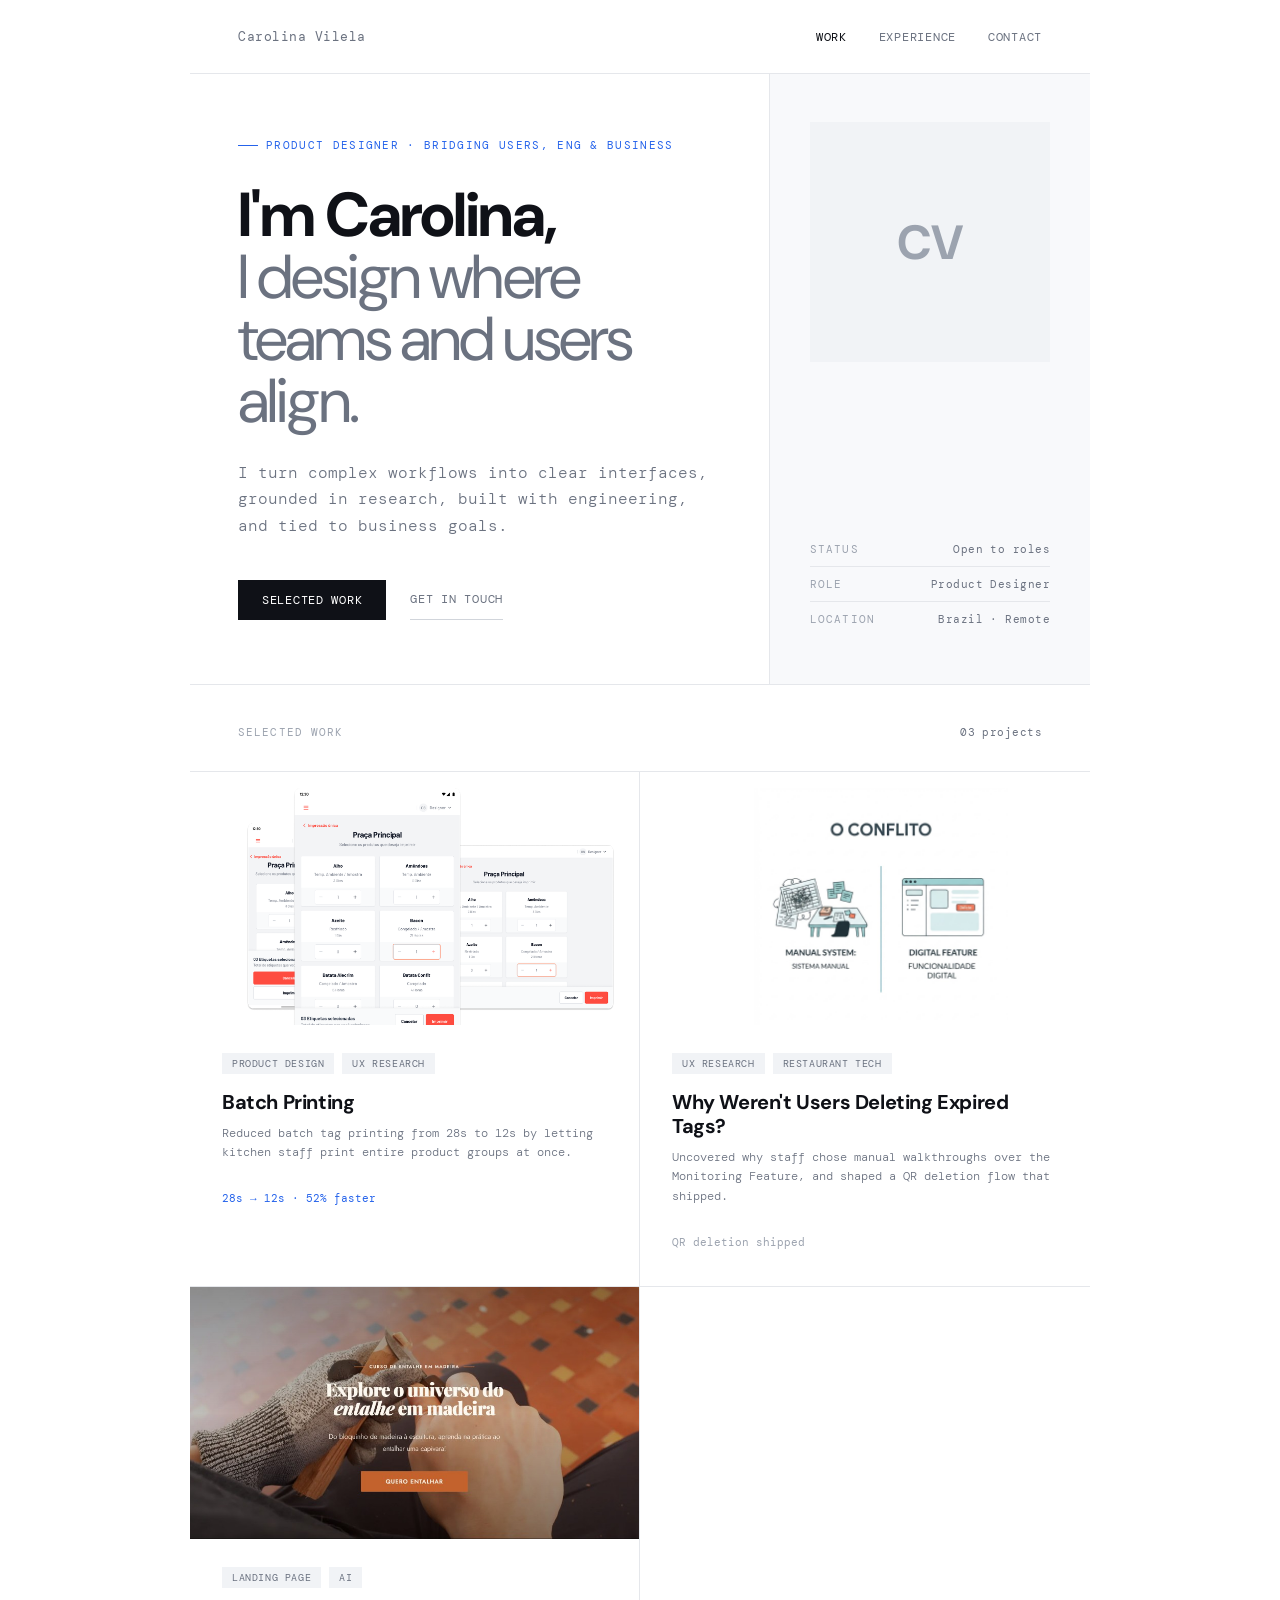
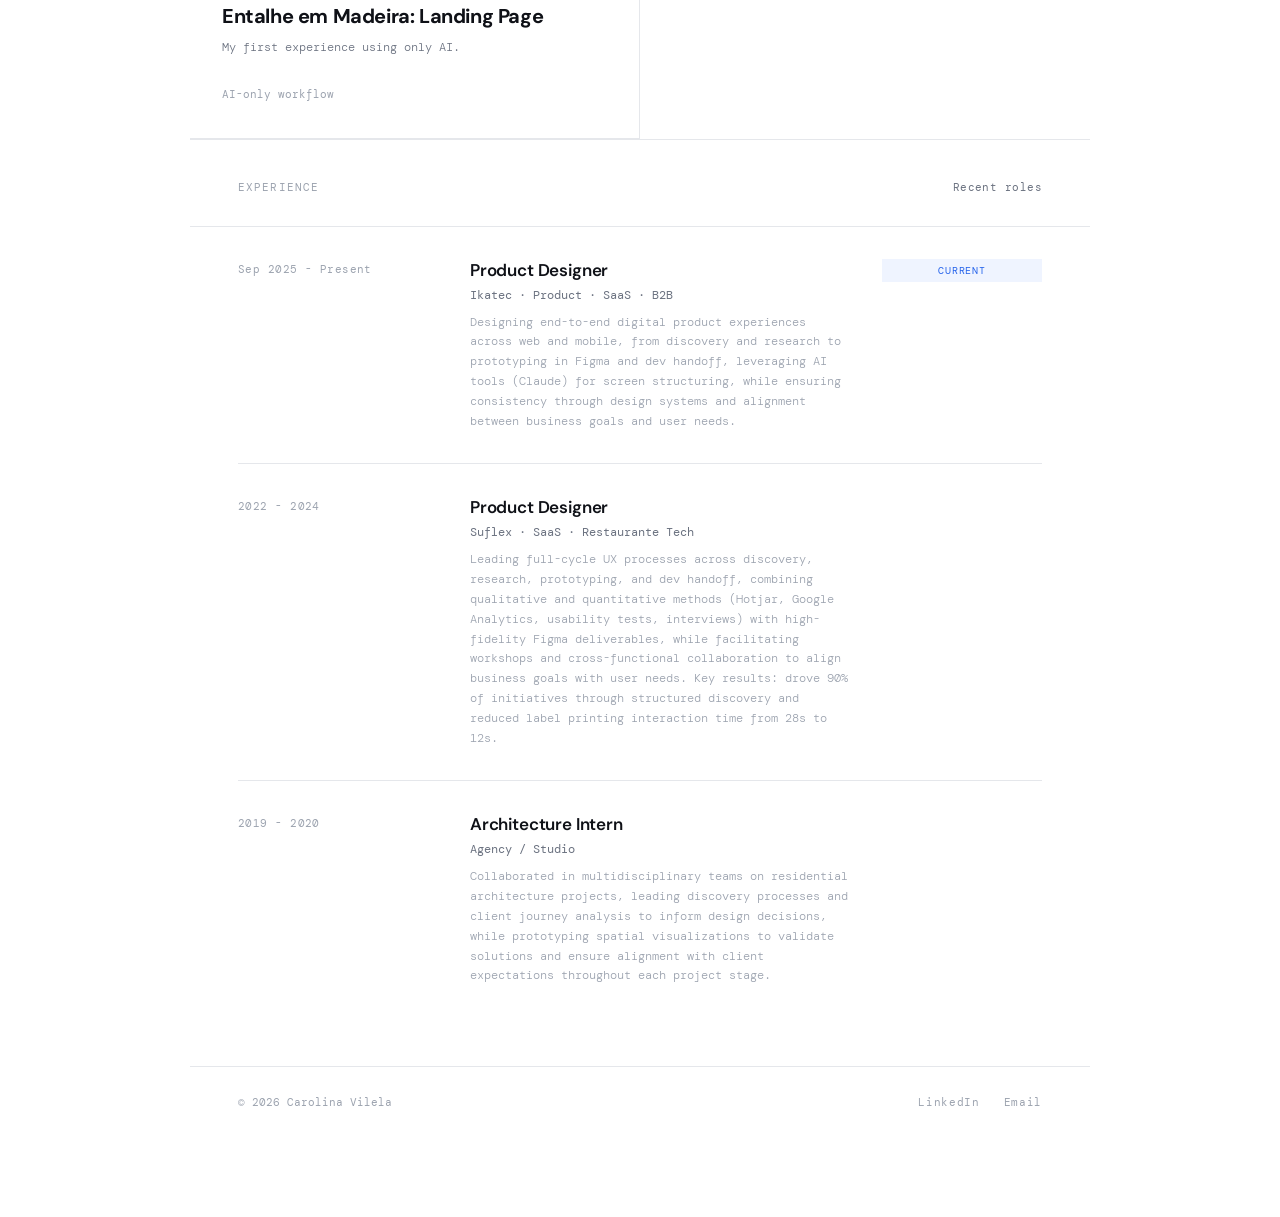
<file: index.html>
<!DOCTYPE html>
<html lang="en">
<head>
  <meta charset="UTF-8">
  <meta name="viewport" content="width=device-width, initial-scale=1.0">
  <title>Carolina Vilela · Product Designer</title>
  <meta name="description" content="Product designer bridging users, engineering, and business, with research and measurable impact.">
  <link rel="stylesheet" href="css/design-system.css?v=15">
  <style>
    .hero-cta { display: flex; gap: 24px; align-items: center; margin-top: 40px; }
    .hero-initials {
      font-family: var(--font-display);
      font-size: 48px;
      font-weight: 700;
      color: var(--ink-faint);
      letter-spacing: -0.02em;
    }
    .project-metric-muted {
      font-family: var(--font-mono);
      font-size: 11px;
      color: var(--ink-faint);
    }
    .about-left .t-body { margin-top: 16px; }
    .about-left .btn-ghost { margin-top: 24px; display: inline-block; }
    .experience { padding-bottom: var(--sp-6); }
  </style>
</head>
<body>

  <nav class="nav">
    <a href="index.html" class="nav-logo">Carolina Vilela</a>
    <div class="nav-links">
      <a href="#work" class="active">Work</a>
      <a href="#experience">Experience</a>
      <a href="about.html" class="is-temporarily-hidden">About</a>
      <a href="contact.html">Contact</a>
    </div>
  </nav>

  <section class="hero">
    <div class="hero-left">
      <div>
        <p class="hero-tag">Product Designer · Bridging users, eng &amp; business</p>
        <h1 class="t-hero">
          I'm Carolina,<br>
          <em>I design where<br>teams and users align.</em>
        </h1>
        <p class="hero-sub">
          I turn complex workflows into clear interfaces, grounded in research, built with
          engineering, and tied to business goals.
        </p>
      </div>
      <div class="hero-cta">
        <a href="#work" class="btn-primary">Selected work</a>
        <a href="contact.html" class="btn-ghost">Get in touch</a>
      </div>
    </div>
    <aside class="hero-right">
      <div class="hero-photo-wrap" aria-label="Profile photo placeholder">
        <span class="hero-initials">CV</span>
      </div>
      <dl class="hero-meta">
        <div class="hero-meta-item">
          <dt class="t-label">Status</dt>
          <dd class="t-meta">Open to roles</dd>
        </div>
        <div class="hero-meta-item">
          <dt class="t-label">Role</dt>
          <dd class="t-meta">Product Designer</dd>
        </div>
        <div class="hero-meta-item">
          <dt class="t-label">Location</dt>
          <dd class="t-meta">Brazil · Remote</dd>
        </div>
      </dl>
    </aside>
  </section>

  <header class="section-header" id="work">
    <span class="section-title t-label">Selected Work</span>
    <span class="t-meta">03 projects</span>
  </header>

  <div class="projects-grid">
    <a href="work/batch-printing.html" class="project-card">
      <div class="project-thumbnail project-thumbnail--contain" aria-hidden="true">
        <img src="assets/images/Group%201067.png" alt="">
      </div>
      <div class="project-body">
        <div class="project-tags">
          <span class="tag">Product design</span>
          <span class="tag">UX research</span>
        </div>
        <h2 class="t-project-title">Batch Printing</h2>
        <p class="project-desc">
          Reduced batch tag printing from 28s to 12s by letting kitchen staff print entire product groups at once.
        </p>
        <div class="project-footer">
          <span class="project-metric">28s → 12s · 52% faster</span>
          <span class="project-arrow" aria-hidden="true">→</span>
        </div>
      </div>
    </a>

    <a href="work/expired-tags-research.html" class="project-card">
      <div class="project-thumbnail project-thumbnail--contain" aria-hidden="true">
        <img src="assets/images/expired-tags-conflict.jpg" alt="">
      </div>
      <div class="project-body">
        <div class="project-tags">
          <span class="tag">UX research</span>
          <span class="tag">Restaurant tech</span>
        </div>
        <h2 class="t-project-title">Why Weren't Users Deleting Expired Tags?</h2>
        <p class="project-desc">
          Uncovered why staff chose manual walkthroughs over the Monitoring Feature, and shaped a QR deletion flow that shipped.
        </p>
        <div class="project-footer">
          <span class="project-metric-muted">QR deletion shipped</span>
          <span class="project-arrow" aria-hidden="true">→</span>
        </div>
      </div>
    </a>

    <a href="work/entalhe-em-madeira.html" class="project-card">
      <div class="project-thumbnail" aria-hidden="true">
        <img src="assets/images/entalhe-hero.png" alt="">
      </div>
      <div class="project-body">
        <div class="project-tags">
          <span class="tag">Landing page</span>
          <span class="tag">AI</span>
        </div>
        <h2 class="t-project-title">Entalhe em Madeira: Landing Page</h2>
        <p class="project-desc">
          My first experience using only AI.
        </p>
        <div class="project-footer">
          <span class="project-metric-muted">AI-only workflow</span>
          <span class="project-arrow" aria-hidden="true">→</span>
        </div>
      </div>
    </a>
  </div>

  <header class="section-header" id="experience">
    <span class="section-title t-label">Experience</span>
    <span class="t-meta">Recent roles</span>
  </header>

  <section class="experience">
    <article class="exp-row">
      <p class="exp-period">Sep 2025 - Present</p>
      <div>
        <h3 class="t-exp-role">Product Designer</h3>
        <p class="exp-company">Ikatec · Product · SaaS · B2B</p>
        <p class="exp-desc">
          Designing end-to-end digital product experiences across web and mobile, from discovery
          and research to prototyping in Figma and dev handoff, leveraging AI tools (Claude)
          for screen structuring, while ensuring consistency through design systems and
          alignment between business goals and user needs.
        </p>
      </div>
      <span class="exp-badge">Current</span>
    </article>

    <article class="exp-row">
      <p class="exp-period">2022 - 2024</p>
      <div>
        <h3 class="t-exp-role">Product Designer</h3>
        <p class="exp-company">Suflex · SaaS · Restaurante Tech</p>
        <p class="exp-desc">
          Leading full-cycle UX processes across discovery, research, prototyping, and dev
          handoff, combining qualitative and quantitative methods (Hotjar, Google Analytics,
          usability tests, interviews) with high-fidelity Figma deliverables, while facilitating
          workshops and cross-functional collaboration to align business goals with user needs.
          Key results: drove 90% of initiatives through structured discovery and reduced
          label printing interaction time from 28s to 12s.
        </p>
      </div>
      <span class="t-meta" style="text-align: right; padding-top: 3px;"></span>
    </article>

    <article class="exp-row">
      <p class="exp-period">2019 - 2020</p>
      <div>
        <h3 class="t-exp-role">Architecture Intern</h3>
        <p class="exp-company">Agency / Studio</p>
        <p class="exp-desc">
          Collaborated in multidisciplinary teams on residential architecture projects, leading
          discovery processes and client journey analysis to inform design decisions, while
          prototyping spatial visualizations to validate solutions and ensure alignment with
          client expectations throughout each project stage.
        </p>
      </div>
      <span class="t-meta" style="text-align: right; padding-top: 3px;"></span>
    </article>
  </section>

  <section class="about-strip is-temporarily-hidden">
    <div class="about-left is-temporarily-hidden">
      <span class="t-label">About</span>
      <p class="t-body" style="margin-top: 16px;">
        I'm a product designer who cares as much about the system behind the UI as the
        pixels on screen. I work best where ambiguity is high and outcomes need to be
        measured, not just shipped.
      </p>
      <a href="about.html" class="btn-ghost">Read full story</a>
    </div>
    <div class="about-right">
      <span class="t-label">Core skills</span>
      <div class="skills-grid" style="margin-top: 16px;">
        <div class="skill-item">
          <span class="skill-dot" aria-hidden="true"></span>
          <span class="skill-name">Product discovery</span>
        </div>
        <div class="skill-item">
          <span class="skill-dot" aria-hidden="true"></span>
          <span class="skill-name">UX research</span>
        </div>
        <div class="skill-item">
          <span class="skill-dot" aria-hidden="true"></span>
          <span class="skill-name">Prototyping</span>
        </div>
        <div class="skill-item">
          <span class="skill-dot" aria-hidden="true"></span>
          <span class="skill-name">Data-informed design</span>
        </div>
      </div>
    </div>
  </section>

  <footer class="footer">
    <span class="footer-copy">© 2026 Carolina Vilela</span>
    <div class="footer-links">
      <a href="https://www.linkedin.com/in/carolinavilelams/" target="_blank" rel="noopener noreferrer">LinkedIn</a>
      <a href="mailto:cvilelams@gmail.com">Email</a>
    </div>
  </footer>

</body>
</html>
</file>
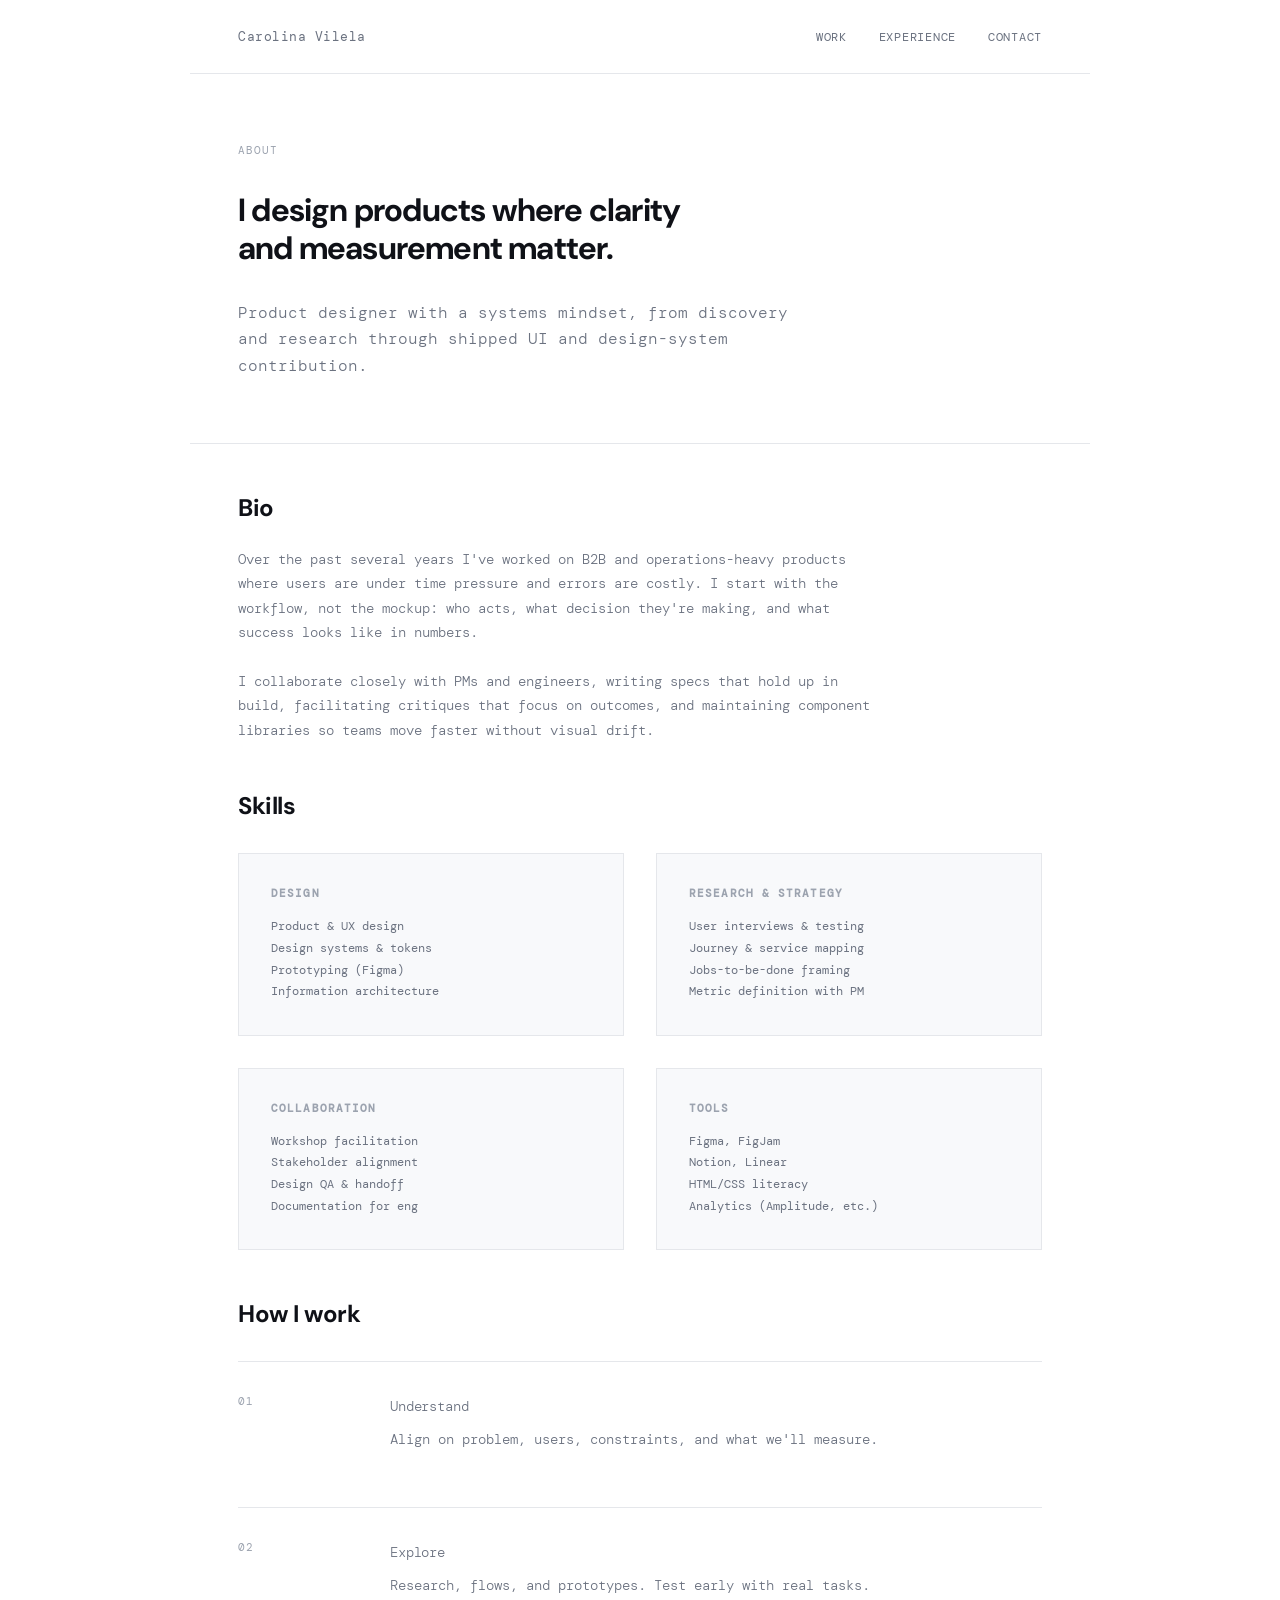
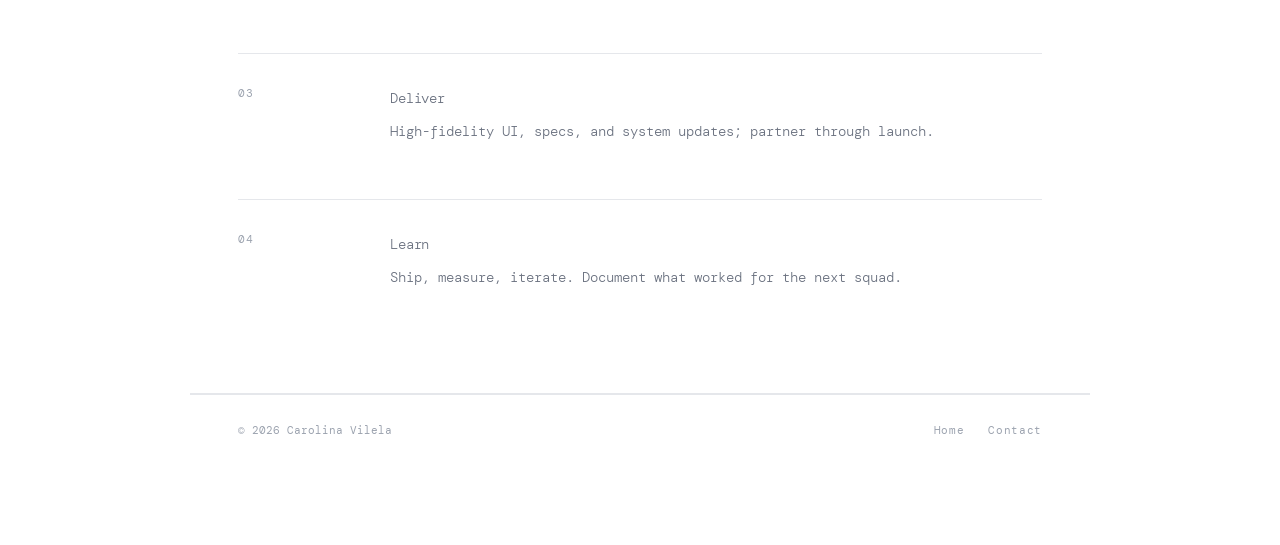
<file: about.html>
<!DOCTYPE html>
<html lang="en">
<head>
  <meta charset="UTF-8">
  <meta name="viewport" content="width=device-width, initial-scale=1.0">
  <title>About · Carolina Vilela</title>
  <link rel="stylesheet" href="css/design-system.css?v=5">
  <style>
    .about-hero { padding: var(--sp-8) var(--sp-6); border-bottom: 1px solid var(--border); }
    .about-hero .t-body { max-width: 560px; margin-top: var(--sp-4); }
    .about-content { padding: var(--sp-6); border-bottom: 1px solid var(--border); }
    .about-content h2 {
      font-family: var(--font-display);
      font-size: 24px;
      font-weight: 700;
      letter-spacing: -0.02em;
      margin-bottom: var(--sp-3);
      margin-top: var(--sp-6);
    }
    .about-content h2:first-child { margin-top: 0; }
    .about-content p {
      font-family: var(--font-mono);
      font-size: 14px;
      font-weight: 300;
      line-height: 1.75;
      color: var(--ink-muted);
      margin-bottom: var(--sp-3);
      max-width: 640px;
    }
    .process-list { border-top: 1px solid var(--border); margin-top: var(--sp-4); }
    .process-item {
      display: grid;
      grid-template-columns: 120px 1fr;
      gap: var(--sp-4);
      padding: var(--sp-4) 0;
      border-bottom: 1px solid var(--border);
    }
    .process-item:last-child { border-bottom: none; }
    .skills-detail {
      display: grid;
      grid-template-columns: 1fr 1fr;
      gap: var(--sp-4);
      margin-top: var(--sp-4);
    }
    .skill-block { padding: var(--sp-4); background: var(--surface-2); border: 1px solid var(--border); }
    .skill-block h3 {
      font-family: var(--font-mono);
      font-size: 11px;
      text-transform: uppercase;
      letter-spacing: 0.1em;
      color: var(--ink-faint);
      margin-bottom: var(--sp-2);
    }
    .skill-block ul {
      list-style: none;
      font-family: var(--font-mono);
      font-size: 12px;
      color: var(--ink-muted);
      line-height: 1.8;
    }
    @media (max-width: 600px) {
      .about-hero,
      .about-content {
        padding-left: var(--sp-4);
        padding-right: var(--sp-4);
      }
      .about-hero {
        padding-top: var(--sp-6);
        padding-bottom: var(--sp-6);
      }
      .skills-detail {
        grid-template-columns: 1fr;
      }
      .process-item {
        grid-template-columns: 1fr;
        gap: var(--sp-2);
      }
    }
  </style>
</head>
<body>

  <nav class="nav">
    <a href="index.html" class="nav-logo">Carolina Vilela</a>
    <div class="nav-links">
      <a href="index.html#work">Work</a>
      <a href="index.html#experience">Experience</a>
      <a href="about.html" class="is-temporarily-hidden active">About</a>
      <a href="contact.html">Contact</a>
    </div>
  </nav>

  <header class="about-hero">
    <span class="t-label">About</span>
    <h1 class="t-section-headline" style="margin-top: var(--sp-4);">
      I design products where clarity<br>and measurement matter.
    </h1>
    <p class="t-body">
      Product designer with a systems mindset, from discovery and research through
      shipped UI and design-system contribution.
    </p>
  </header>

  <main class="about-content">
    <h2>Bio</h2>
    <p>
      Over the past several years I've worked on B2B and operations-heavy products where
      users are under time pressure and errors are costly. I start with the workflow, not
      the mockup: who acts, what decision they're making, and what success looks like in
      numbers.
    </p>
    <p>
      I collaborate closely with PMs and engineers, writing specs that hold up in build,
      facilitating critiques that focus on outcomes, and maintaining component libraries
      so teams move faster without visual drift.
    </p>

    <h2>Skills</h2>
    <div class="skills-detail">
      <div class="skill-block">
        <h3>Design</h3>
        <ul>
          <li>Product &amp; UX design</li>
          <li>Design systems &amp; tokens</li>
          <li>Prototyping (Figma)</li>
          <li>Information architecture</li>
        </ul>
      </div>
      <div class="skill-block">
        <h3>Research &amp; strategy</h3>
        <ul>
          <li>User interviews &amp; testing</li>
          <li>Journey &amp; service mapping</li>
          <li>Jobs-to-be-done framing</li>
          <li>Metric definition with PM</li>
        </ul>
      </div>
      <div class="skill-block">
        <h3>Collaboration</h3>
        <ul>
          <li>Workshop facilitation</li>
          <li>Stakeholder alignment</li>
          <li>Design QA &amp; handoff</li>
          <li>Documentation for eng</li>
        </ul>
      </div>
      <div class="skill-block">
        <h3>Tools</h3>
        <ul>
          <li>Figma, FigJam</li>
          <li>Notion, Linear</li>
          <li>HTML/CSS literacy</li>
          <li>Analytics (Amplitude, etc.)</li>
        </ul>
      </div>
    </div>

    <h2>How I work</h2>
    <div class="process-list">
      <div class="process-item">
        <span class="t-label">01</span>
        <div>
          <p class="t-exp-role" style="margin-bottom: 8px;">Understand</p>
          <p class="t-small">Align on problem, users, constraints, and what we'll measure.</p>
        </div>
      </div>
      <div class="process-item">
        <span class="t-label">02</span>
        <div>
          <p class="t-exp-role" style="margin-bottom: 8px;">Explore</p>
          <p class="t-small">Research, flows, and prototypes. Test early with real tasks.</p>
        </div>
      </div>
      <div class="process-item">
        <span class="t-label">03</span>
        <div>
          <p class="t-exp-role" style="margin-bottom: 8px;">Deliver</p>
          <p class="t-small">High-fidelity UI, specs, and system updates; partner through launch.</p>
        </div>
      </div>
      <div class="process-item">
        <span class="t-label">04</span>
        <div>
          <p class="t-exp-role" style="margin-bottom: 8px;">Learn</p>
          <p class="t-small">Ship, measure, iterate. Document what worked for the next squad.</p>
        </div>
      </div>
    </div>
  </main>

  <footer class="footer">
    <span class="footer-copy">© 2026 Carolina Vilela</span>
    <div class="footer-links">
      <a href="index.html">Home</a>
      <a href="contact.html">Contact</a>
    </div>
  </footer>

</body>
</html>
</file>
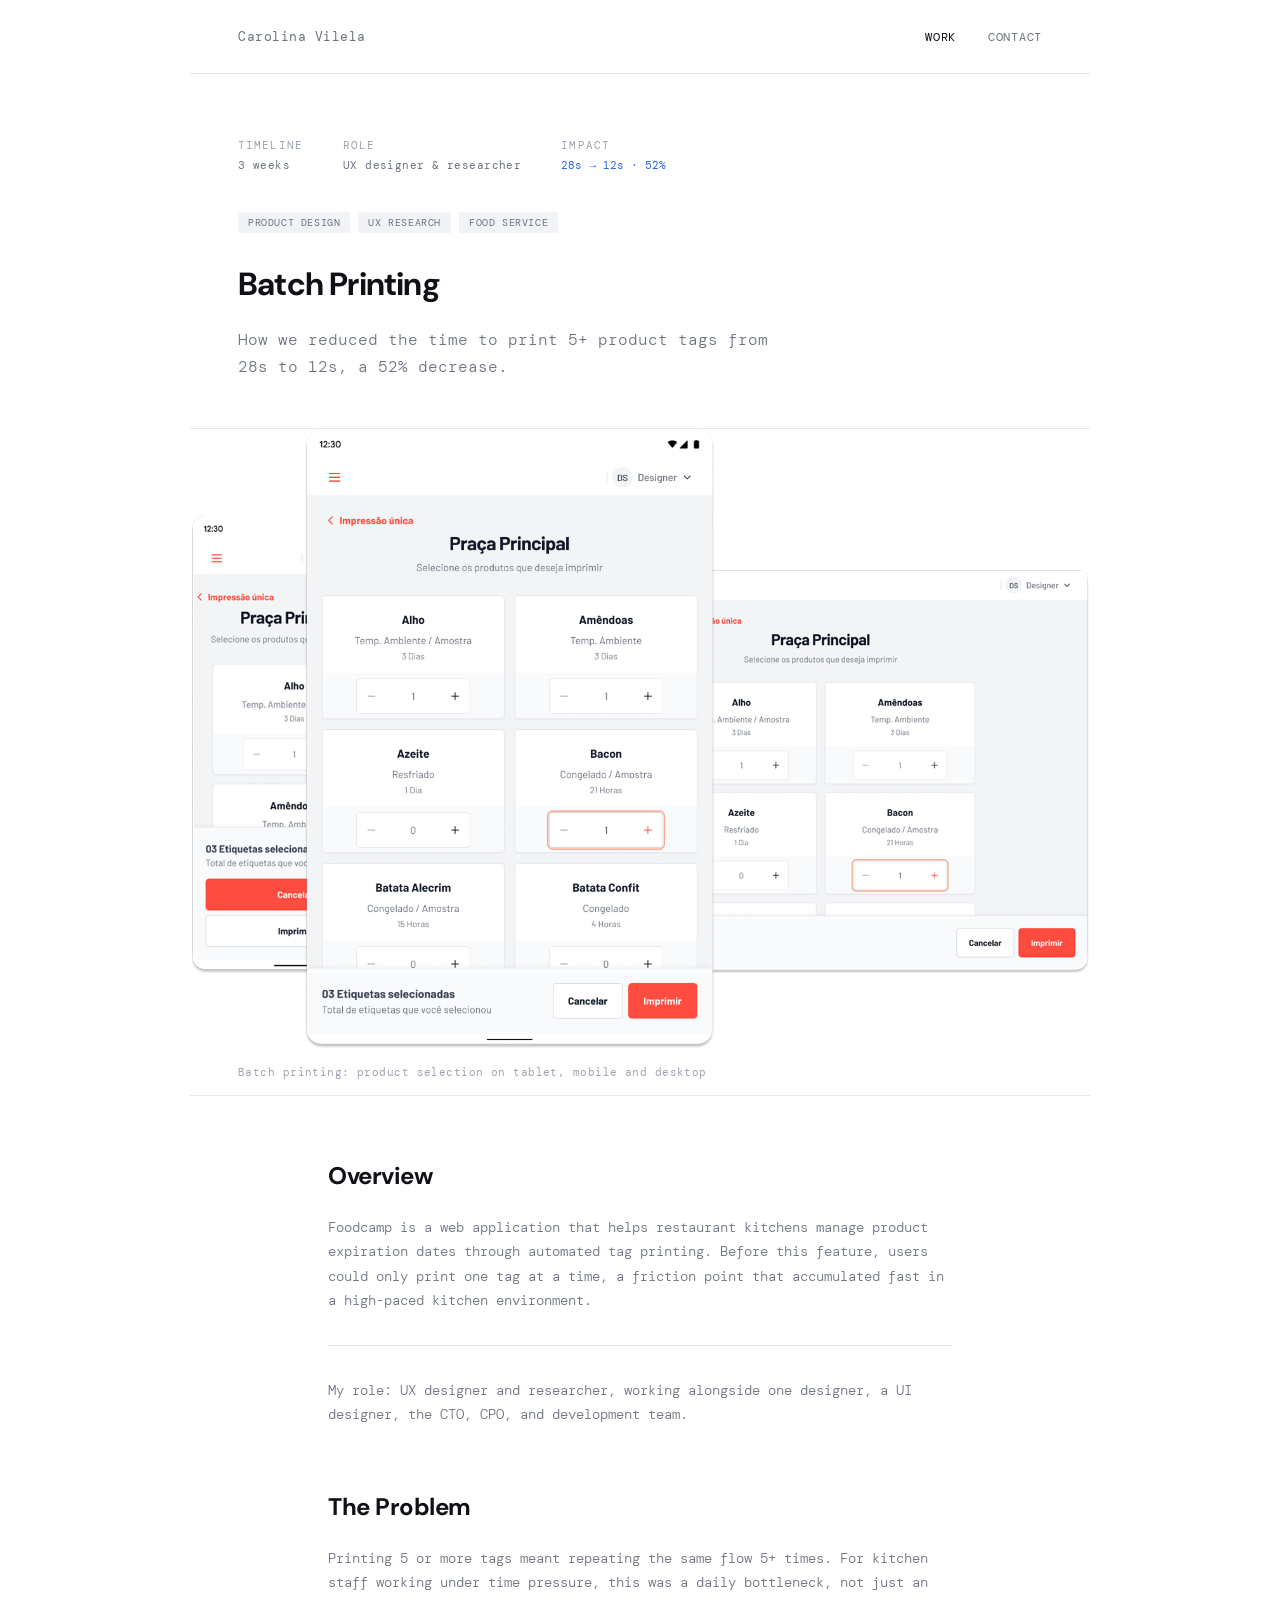
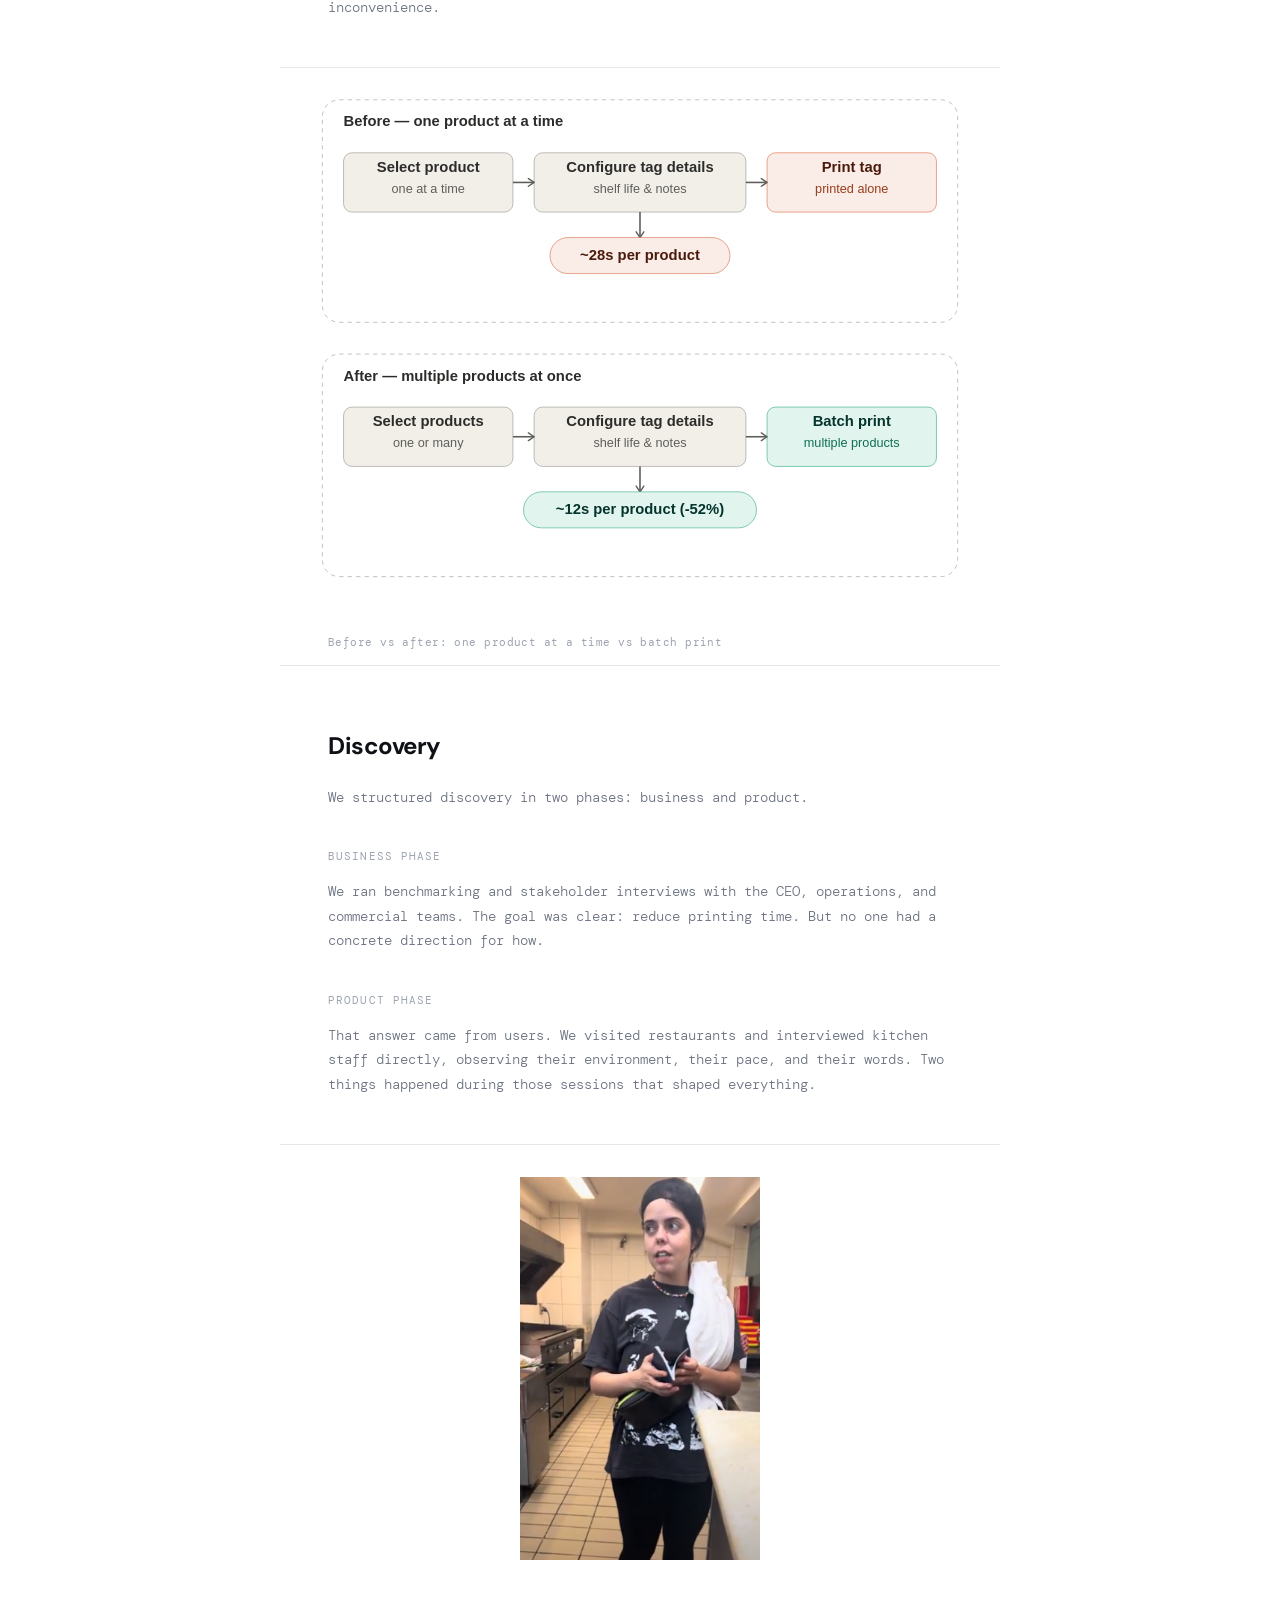
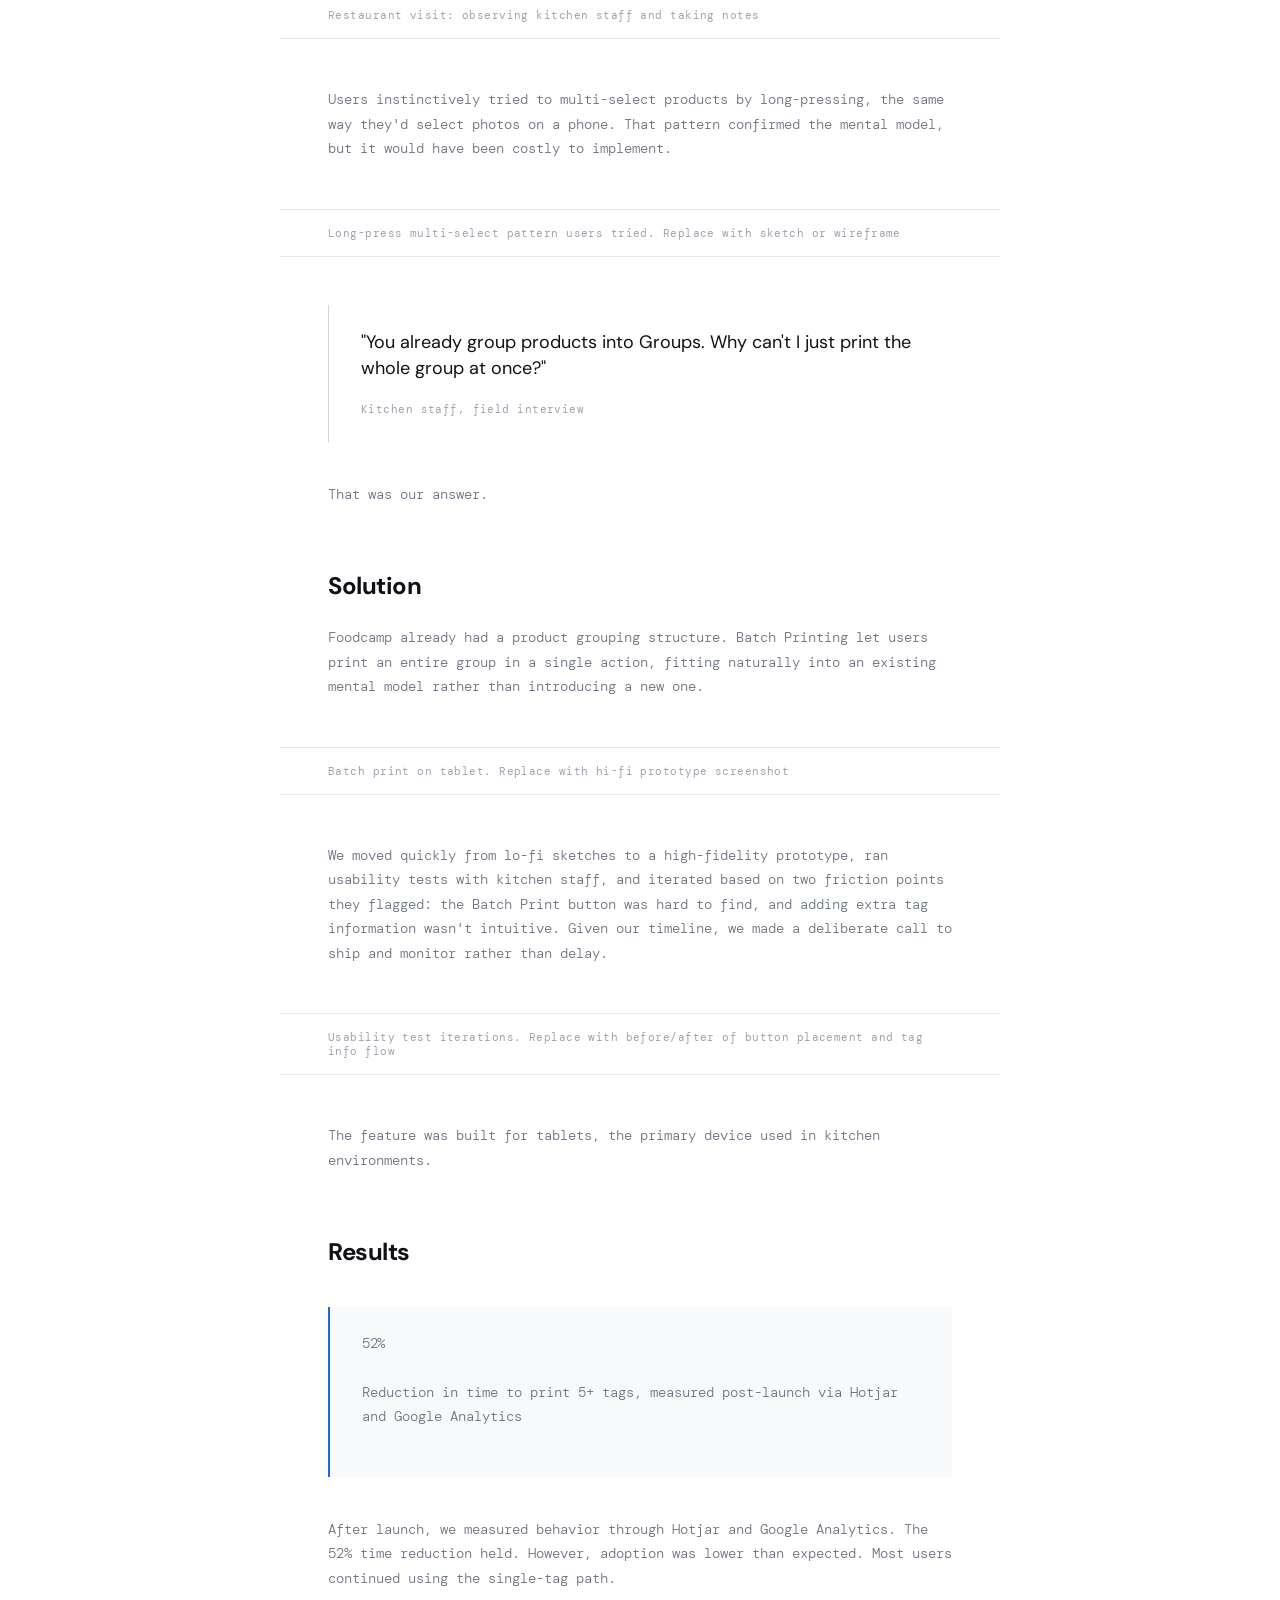
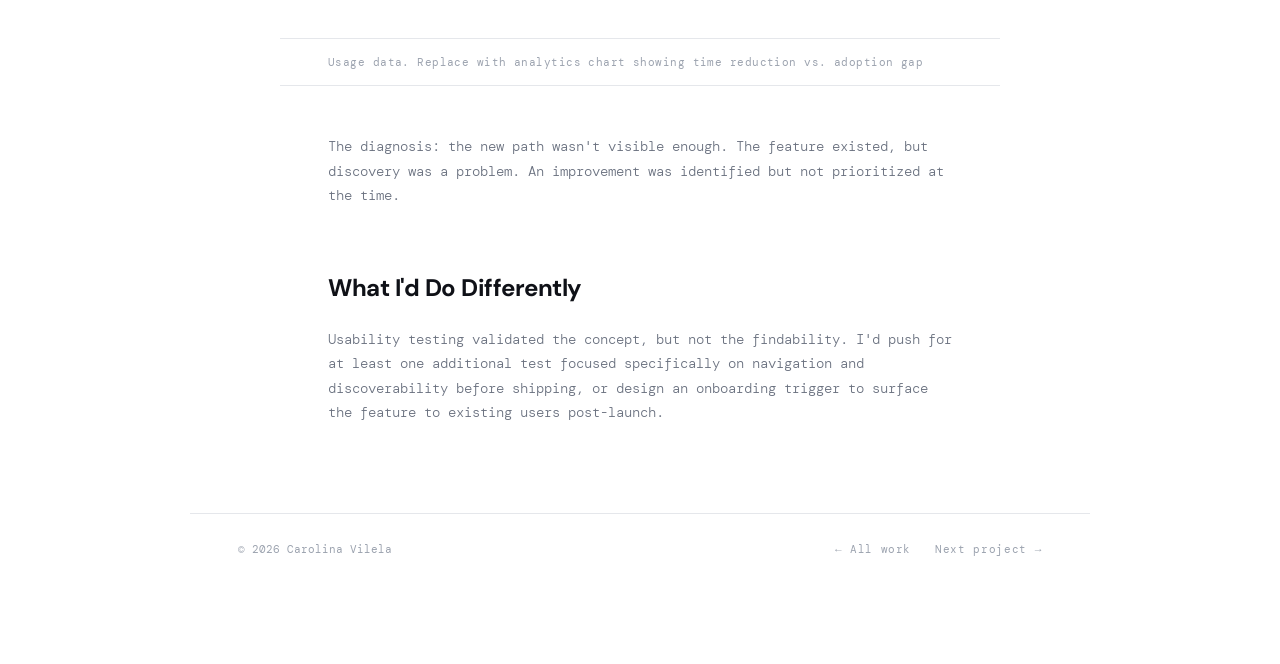
<file: work/batch-printing.html>
<!DOCTYPE html>
<html lang="en">
<head>
  <meta charset="UTF-8">
  <meta name="viewport" content="width=device-width, initial-scale=1.0">
  <title>Batch Printing · Carolina Vilela</title>
  <link rel="stylesheet" href="../css/design-system.css?v=16">
</head>
<body>

  <nav class="nav">
    <a href="../index.html" class="nav-logo">Carolina Vilela</a>
    <div class="nav-links">
      <a href="../index.html#work" class="active">Work</a>
      <a href="../about.html" class="is-temporarily-hidden">About</a>
      <a href="../contact.html">Contact</a>
    </div>
  </nav>

  <header class="case-header">
    <div class="case-meta-row">
      <div class="case-meta-item">
        <span class="t-label">Timeline</span>
        <span class="t-meta">3 weeks</span>
      </div>
      <div class="case-meta-item">
        <span class="t-label">Role</span>
        <span class="t-meta">UX designer & researcher</span>
      </div>
      <div class="case-meta-item">
        <span class="t-label">Impact</span>
        <span class="t-accent">28s → 12s · 52%</span>
      </div>
    </div>
    <div class="project-tags" style="margin-bottom: var(--sp-4);">
      <span class="tag">Product design</span>
      <span class="tag">UX research</span>
      <span class="tag">Food service</span>
    </div>
    <h1 class="t-section-headline">Batch Printing</h1>
    <p class="t-body" style="margin-top: var(--sp-3); max-width: 560px;">
      How we reduced the time to print 5+ product tags from 28s to 12s, a 52% decrease.
    </p>
  </header>

  <figure class="case-hero-media">
    <div class="project-thumbnail" style="border: none;">
      <img src="../assets/images/Group%201067.png" alt="Batch printing on tablet and mobile — selecting products to print">
    </div>
    <figcaption>Batch printing: product selection on tablet, mobile and desktop</figcaption>
  </figure>

  <article class="case-body">
    <h2>Overview</h2>
    <p>
      Foodcamp is a web application that helps restaurant kitchens manage product expiration
      dates through automated tag printing. Before this feature, users could only print one
      tag at a time, a friction point that accumulated fast in a high-paced kitchen environment.
    </p>
    <p class="case-role-line">
      My role: UX designer and researcher, working alongside one designer, a UI designer,
      the CTO, CPO, and development team.
    </p>

    <h2>The Problem</h2>
    <p>
      Printing 5 or more tags meant repeating the same flow 5+ times. For kitchen staff
      working under time pressure, this was a daily bottleneck, not just an inconvenience.
    </p>

    <figure>
      <div class="project-thumbnail" style="border: none;">
        <img src="../assets/images/batch_print_before_after.svg" alt="Before and after: printing one product at a time versus batch print">
      </div>
      <figcaption>Before vs after: one product at a time vs batch print</figcaption>
    </figure>

    <h2>Discovery</h2>
    <p>
      We structured discovery in two phases: business and product.
    </p>

    <h3>Business phase</h3>
    <p>
      We ran benchmarking and stakeholder interviews with the CEO, operations, and commercial
      teams. The goal was clear: reduce printing time. But no one had a concrete direction for how.
    </p>

    <h3>Product phase</h3>
    <p>
      That answer came from users. We visited restaurants and interviewed kitchen staff
      directly, observing their environment, their pace, and their words. Two things happened
      during those sessions that shaped everything.
    </p>

    <figure>
      <div class="project-thumbnail project-thumbnail--field-photo" style="border: none;">
        <img src="../assets/images/unnamed%20(2).png" alt="Field research in a restaurant kitchen, taking notes during observation">
      </div>
      <figcaption>Restaurant visit: observing kitchen staff and taking notes</figcaption>
    </figure>

    <p>
      Users instinctively tried to multi-select products by long-pressing, the same way they'd
      select photos on a phone. That pattern confirmed the mental model, but it would have
      been costly to implement.
    </p>

    <figure>
      <div class="project-thumbnail" style="border: none;" aria-label="Multi-select insight placeholder"></div>
      <figcaption>Long-press multi-select pattern users tried. Replace with sketch or wireframe</figcaption>
    </figure>

    <blockquote class="case-quote">
      <p>"You already group products into Groups. Why can't I just print the whole group at once?"</p>
      <cite>Kitchen staff, field interview</cite>
    </blockquote>

    <p>That was our answer.</p>

    <h2>Solution</h2>
    <p>
      Foodcamp already had a product grouping structure. Batch Printing let users print an
      entire group in a single action, fitting naturally into an existing mental model rather
      than introducing a new one.
    </p>

    <figure>
      <div class="project-thumbnail" style="border: none;" aria-label="Solution UI placeholder"></div>
      <figcaption>Batch print on tablet. Replace with hi-fi prototype screenshot</figcaption>
    </figure>

    <p>
      We moved quickly from lo-fi sketches to a high-fidelity prototype, ran usability tests
      with kitchen staff, and iterated based on two friction points they flagged: the Batch
      Print button was hard to find, and adding extra tag information wasn't intuitive.
      Given our timeline, we made a deliberate call to ship and monitor rather than delay.
    </p>

    <figure>
      <div class="project-thumbnail" style="border: none;" aria-label="Iteration placeholder"></div>
      <figcaption>Usability test iterations. Replace with before/after of button placement and tag info flow</figcaption>
    </figure>

    <p>
      The feature was built for tablets, the primary device used in kitchen environments.
    </p>

    <h2>Results</h2>

    <div class="case-metric-callout">
      <p class="case-metric-number">52%</p>
      <p class="case-metric-label">Reduction in time to print 5+ tags, measured post-launch via Hotjar and Google Analytics</p>
    </div>

    <p>
      After launch, we measured behavior through Hotjar and Google Analytics. The 52% time
      reduction held. However, adoption was lower than expected. Most users continued using
      the single-tag path.
    </p>

    <figure>
      <div class="project-thumbnail" style="border: none;" aria-label="Analytics placeholder"></div>
      <figcaption>Usage data. Replace with analytics chart showing time reduction vs. adoption gap</figcaption>
    </figure>

    <p>
      The diagnosis: the new path wasn't visible enough. The feature existed, but discovery
      was a problem. An improvement was identified but not prioritized at the time.
    </p>

    <h2>What I'd Do Differently</h2>
    <p>
      Usability testing validated the concept, but not the findability. I'd push for at least
      one additional test focused specifically on navigation and discoverability before shipping,
      or design an onboarding trigger to surface the feature to existing users post-launch.
    </p>
  </article>

  <footer class="footer">
    <span class="footer-copy">© 2026 Carolina Vilela</span>
    <div class="footer-links">
      <a href="../index.html">← All work</a>
      <a href="expired-tags-research.html">Next project →</a>
    </div>
  </footer>

</body>
</html>
</file>
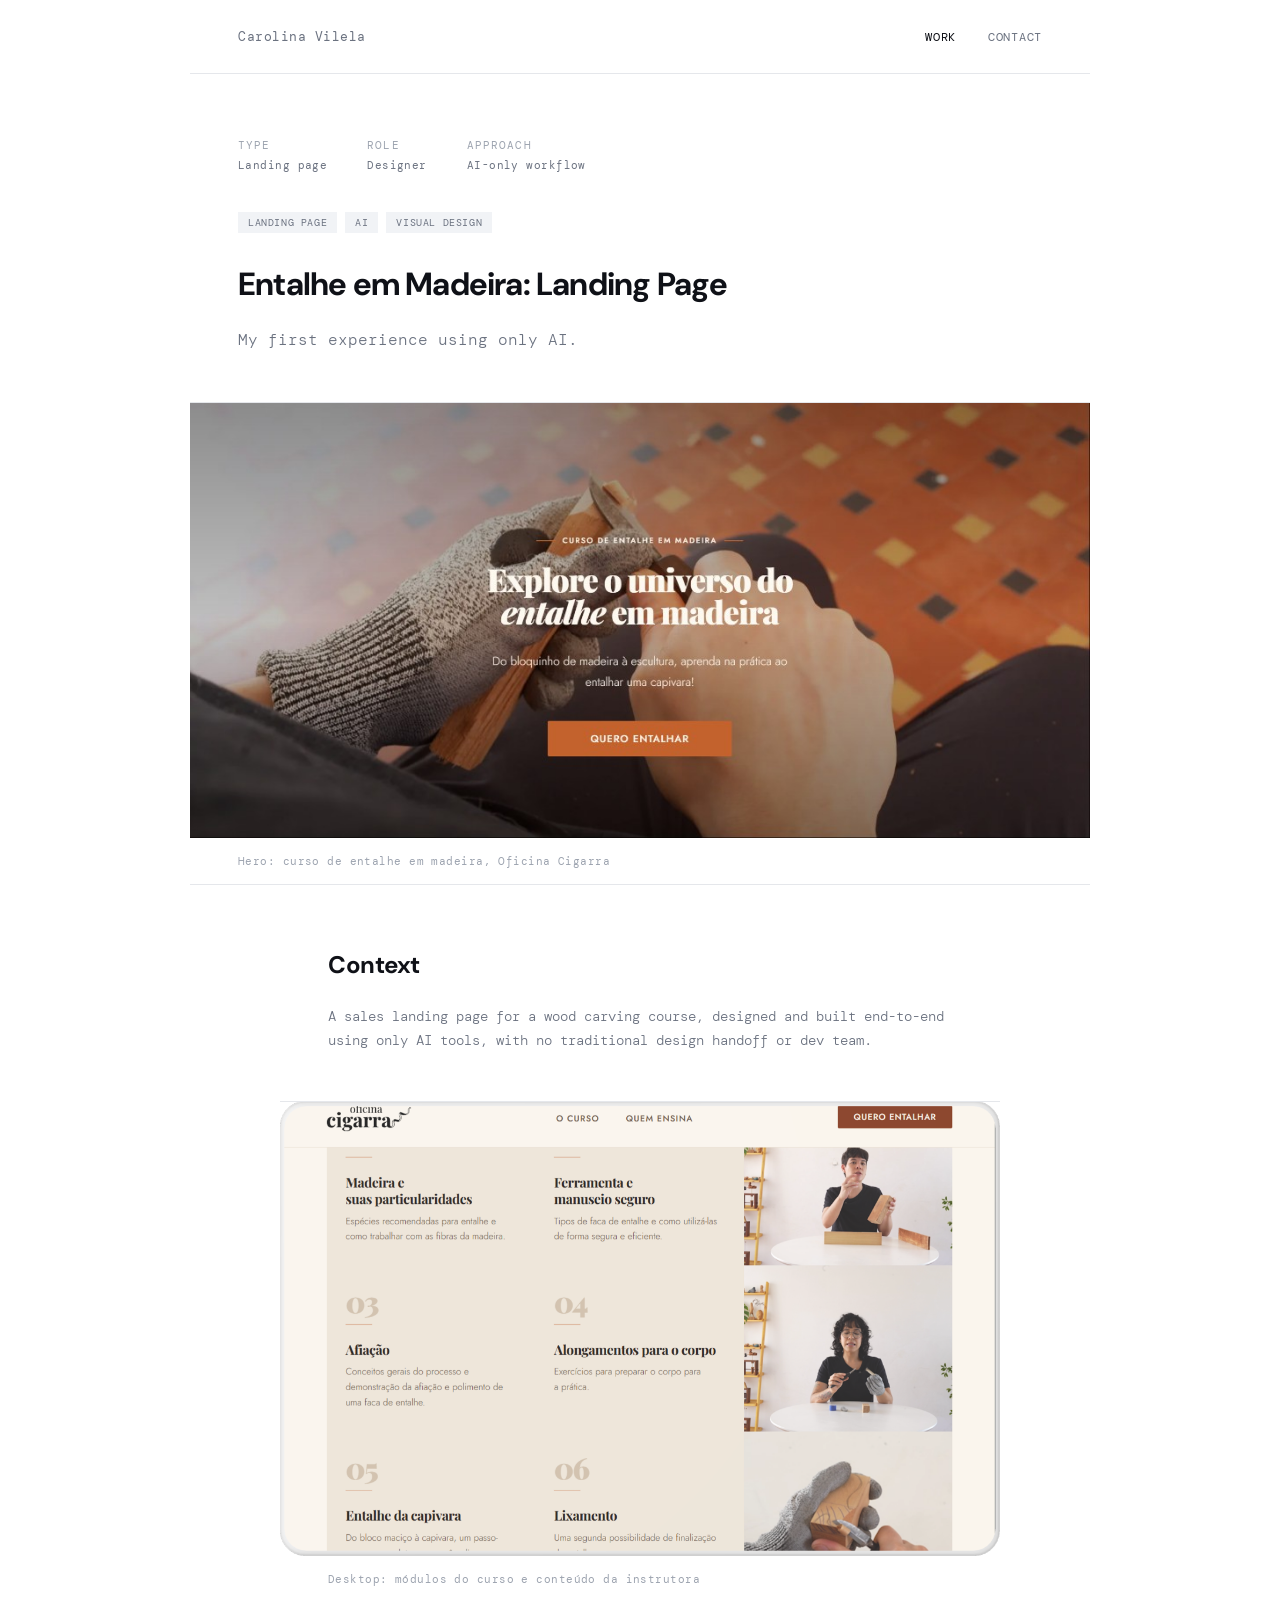
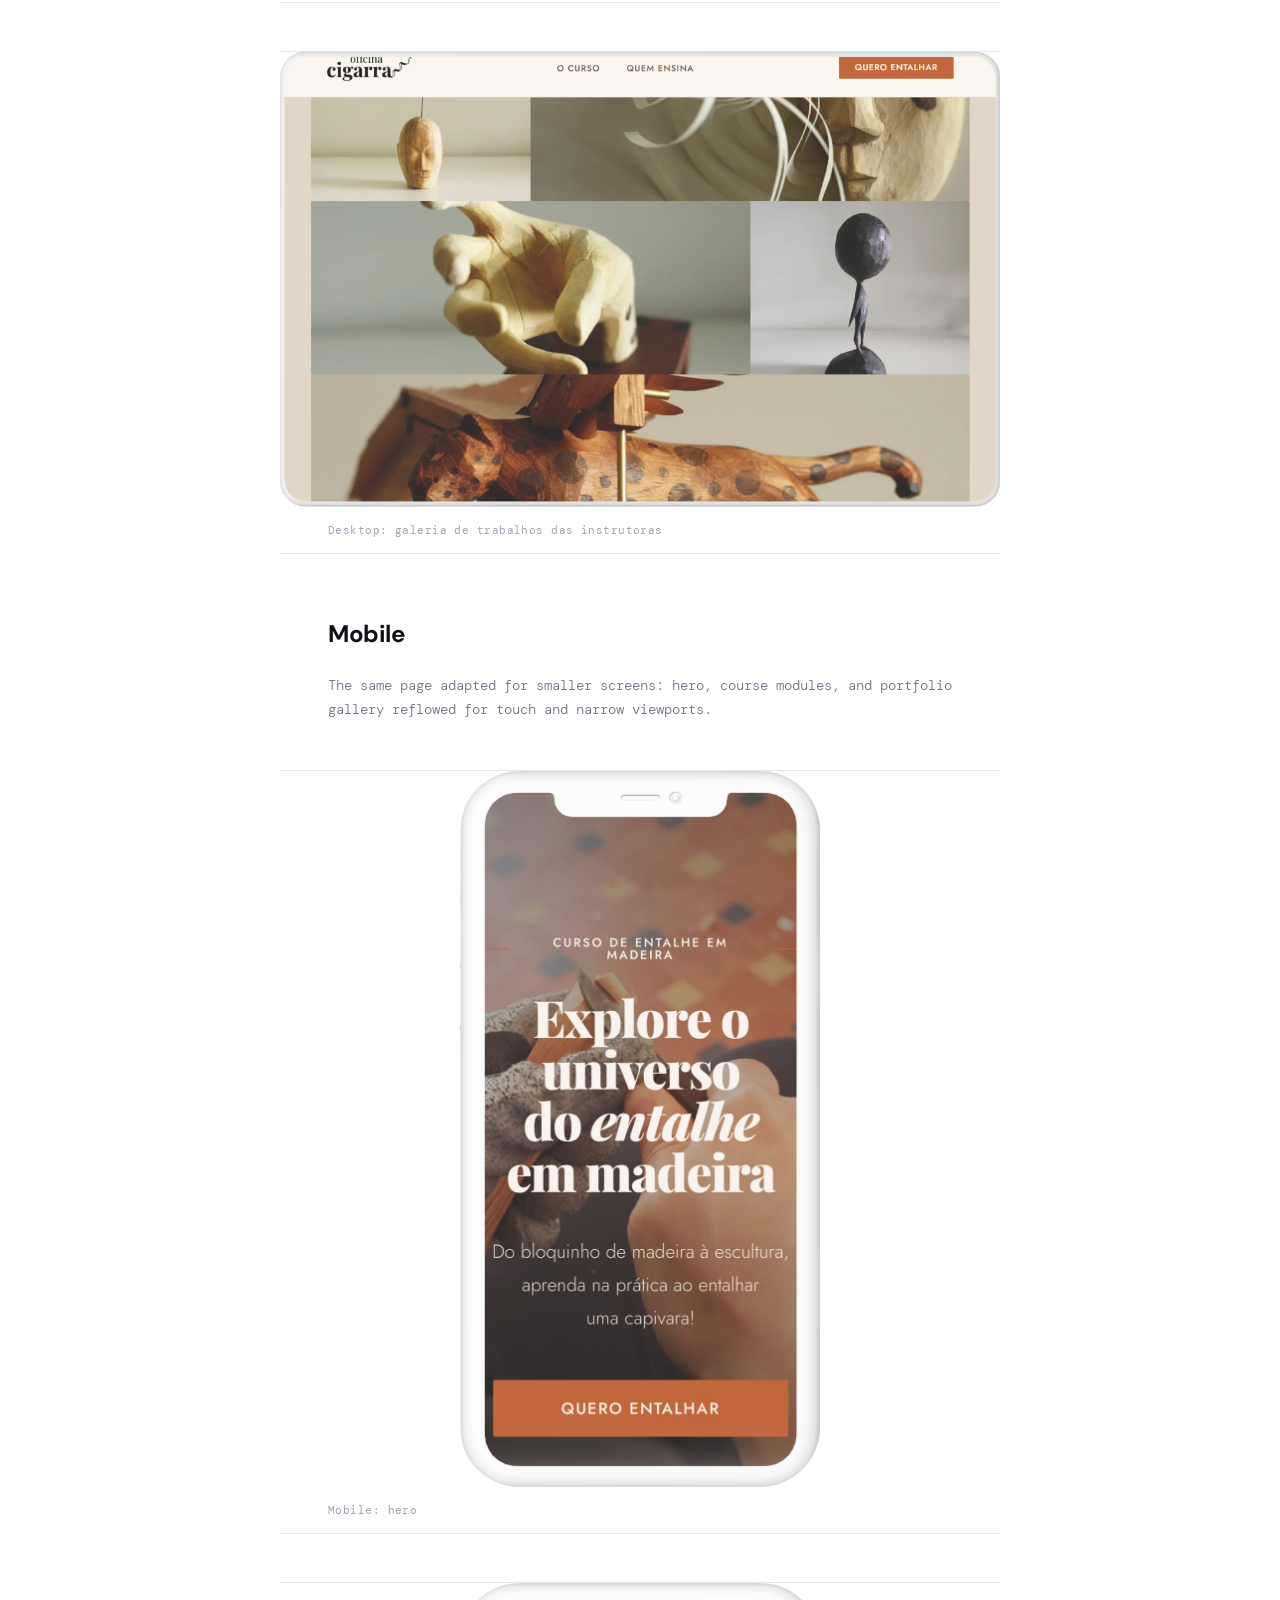
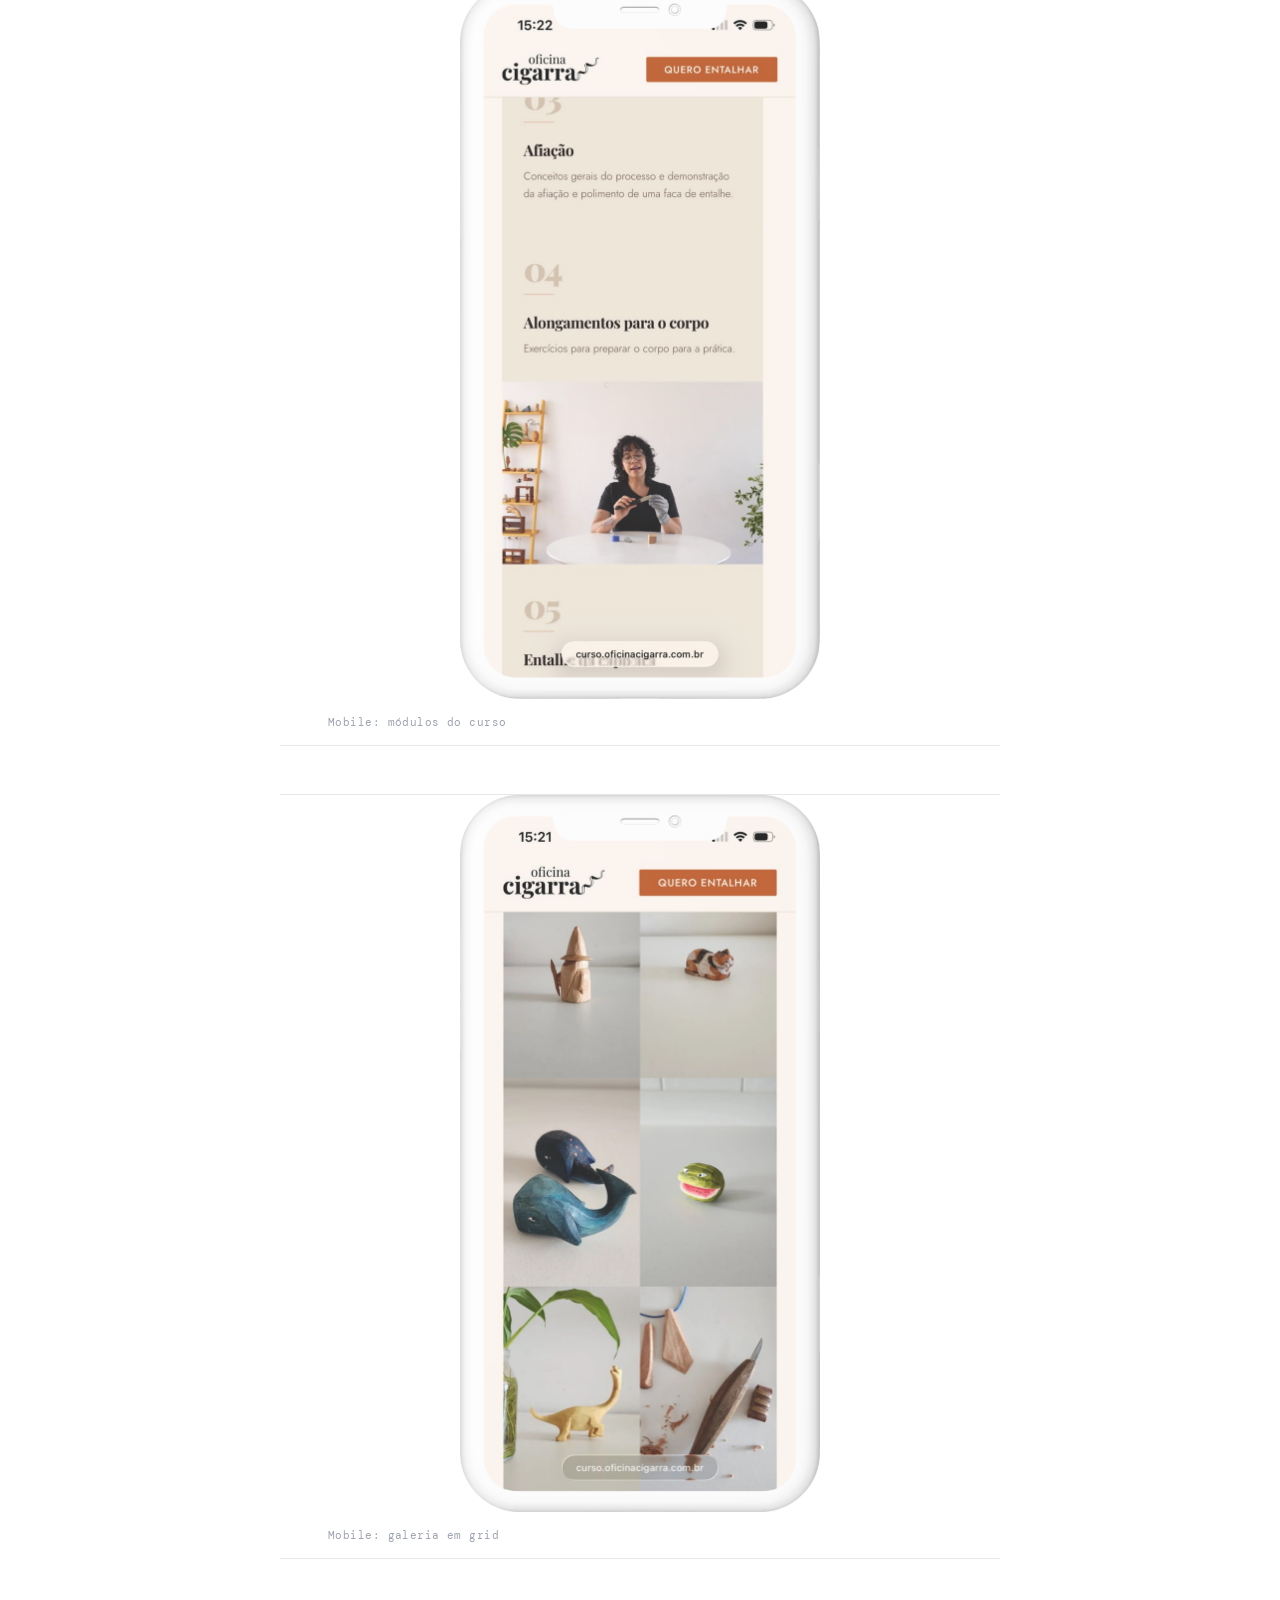
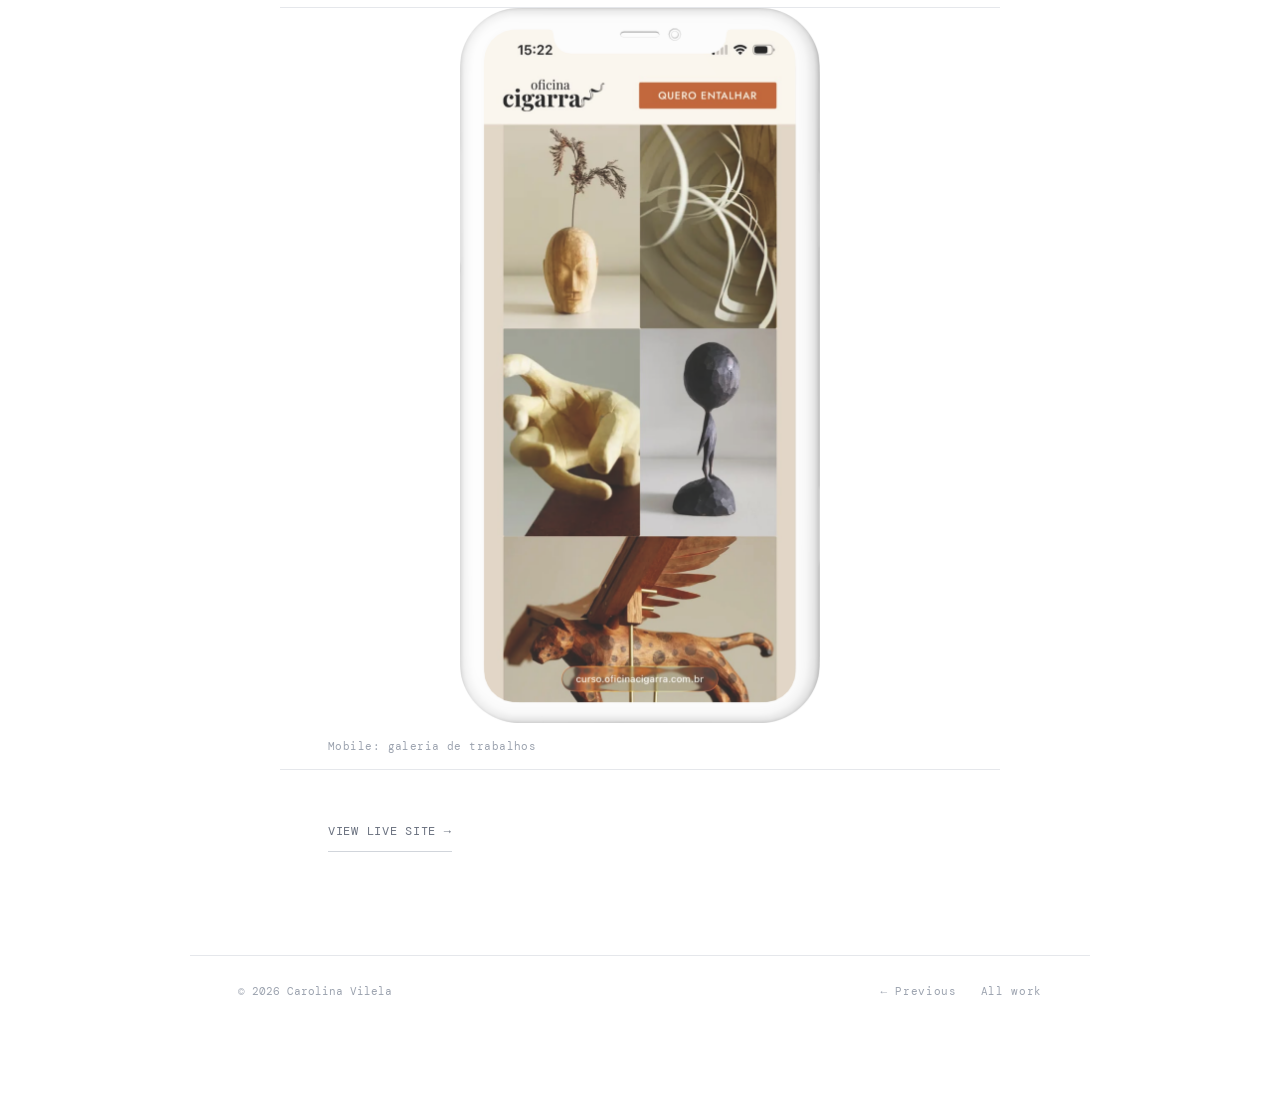
<file: work/entalhe-em-madeira.html>
<!DOCTYPE html>
<html lang="pt-BR">
<head>
  <meta charset="UTF-8">
  <meta name="viewport" content="width=device-width, initial-scale=1.0">
  <title>Entalhe em Madeira: Landing Page · Carolina Vilela</title>
  <link rel="stylesheet" href="../css/design-system.css?v=10">
</head>
<body>

  <nav class="nav">
    <a href="../index.html" class="nav-logo">Carolina Vilela</a>
    <div class="nav-links">
      <a href="../index.html#work" class="active">Work</a>
      <a href="../about.html" class="is-temporarily-hidden">About</a>
      <a href="../contact.html">Contact</a>
    </div>
  </nav>

  <header class="case-header">
    <div class="case-meta-row">
      <div class="case-meta-item">
        <span class="t-label">Type</span>
        <span class="t-meta">Landing page</span>
      </div>
      <div class="case-meta-item">
        <span class="t-label">Role</span>
        <span class="t-meta">Designer</span>
      </div>
      <div class="case-meta-item">
        <span class="t-label">Approach</span>
        <span class="t-meta">AI-only workflow</span>
      </div>
    </div>
    <div class="project-tags" style="margin-bottom: var(--sp-4);">
      <span class="tag">Landing page</span>
      <span class="tag">AI</span>
      <span class="tag">Visual design</span>
    </div>
    <h1 class="t-section-headline">Entalhe em Madeira: Landing Page</h1>
    <p class="t-body" style="margin-top: var(--sp-3); max-width: 560px;">
      My first experience using only AI.
    </p>
  </header>

  <figure class="case-hero-media">
    <div class="project-thumbnail" style="border: none;">
      <img src="../assets/images/entalhe-hero.png" alt="Hero da landing page do curso de entalhe em madeira">
    </div>
    <figcaption>Hero: curso de entalhe em madeira, Oficina Cigarra</figcaption>
  </figure>

  <article class="case-body">
    <h2>Context</h2>
    <p>
      A sales landing page for a wood carving course, designed and built end-to-end using
      only AI tools, with no traditional design handoff or dev team.
    </p>

    <figure>
      <div class="project-thumbnail" style="border: none;">
        <img src="../assets/images/Rectangle2.png" alt="Seção de módulos do curso com fotos da instrutora">
      </div>
      <figcaption>Desktop: módulos do curso e conteúdo da instrutora</figcaption>
    </figure>

    <figure>
      <div class="project-thumbnail" style="border: none;">
        <img src="../assets/images/Rectangle3.png" alt="Galeria de esculturas em madeira em layout masonry">
      </div>
      <figcaption>Desktop: galeria de trabalhos das instrutoras</figcaption>
    </figure>

    <h2>Mobile</h2>
    <p>
      The same page adapted for smaller screens: hero, course modules, and portfolio gallery
      reflowed for touch and narrow viewports.
    </p>

    <figure>
      <div class="project-thumbnail project-thumbnail--portrait" style="border: none;">
        <img src="../assets/images/Rectangle4.png" alt="Hero mobile da landing page">
      </div>
      <figcaption>Mobile: hero</figcaption>
    </figure>

    <figure>
      <div class="project-thumbnail project-thumbnail--portrait" style="border: none;">
        <img src="../assets/images/Rectangle6.png" alt="Módulos do curso na versão mobile">
      </div>
      <figcaption>Mobile: módulos do curso</figcaption>
    </figure>

    <figure>
      <div class="project-thumbnail project-thumbnail--portrait" style="border: none;">
        <img src="../assets/images/Rectangle5.png" alt="Galeria de esculturas em grid na versão mobile">
      </div>
      <figcaption>Mobile: galeria em grid</figcaption>
    </figure>

    <figure>
      <div class="project-thumbnail project-thumbnail--portrait" style="border: none;">
        <img src="../assets/images/Rectangle7.png" alt="Galeria de esculturas na versão mobile">
      </div>
      <figcaption>Mobile: galeria de trabalhos</figcaption>
    </figure>

    <p style="margin-top: var(--sp-4); margin-bottom: var(--sp-6);">
      <a href="https://curso.oficinacigarra.com.br/" class="btn-ghost" target="_blank" rel="noopener noreferrer">
        View live site →
      </a>
    </p>

    <div class="is-temporarily-hidden">
      <h2>Problem</h2>
      <p>
        The artisan needed a simple web presence to showcase work and capture leads, without
        a full product team or long build cycle. Replace with your problem statement from UXfolio.
      </p>

      <h2>Process</h2>
      <p>
        Explored an AI-only workflow from concept to shipped page: prompting, iteration,
        and refinement without traditional design handoff. Replace with your process from UXfolio.
      </p>

      <h2>Solution</h2>
      <p>
        A focused landing page highlighting craft, portfolio imagery, and a clear contact path.
        Replace with your solution details from UXfolio.
      </p>

      <h2>Outcome</h2>
      <p>
        First project completed entirely with AI, a baseline for how you integrate generative
        tools into your practice. Replace with your outcome from UXfolio.
      </p>
    </div>
  </article>

  <footer class="footer">
    <span class="footer-copy">© 2026 Carolina Vilela</span>
    <div class="footer-links">
      <a href="expired-tags-research.html">← Previous</a>
      <a href="../index.html">All work</a>
    </div>
  </footer>

</body>
</html>
</file>
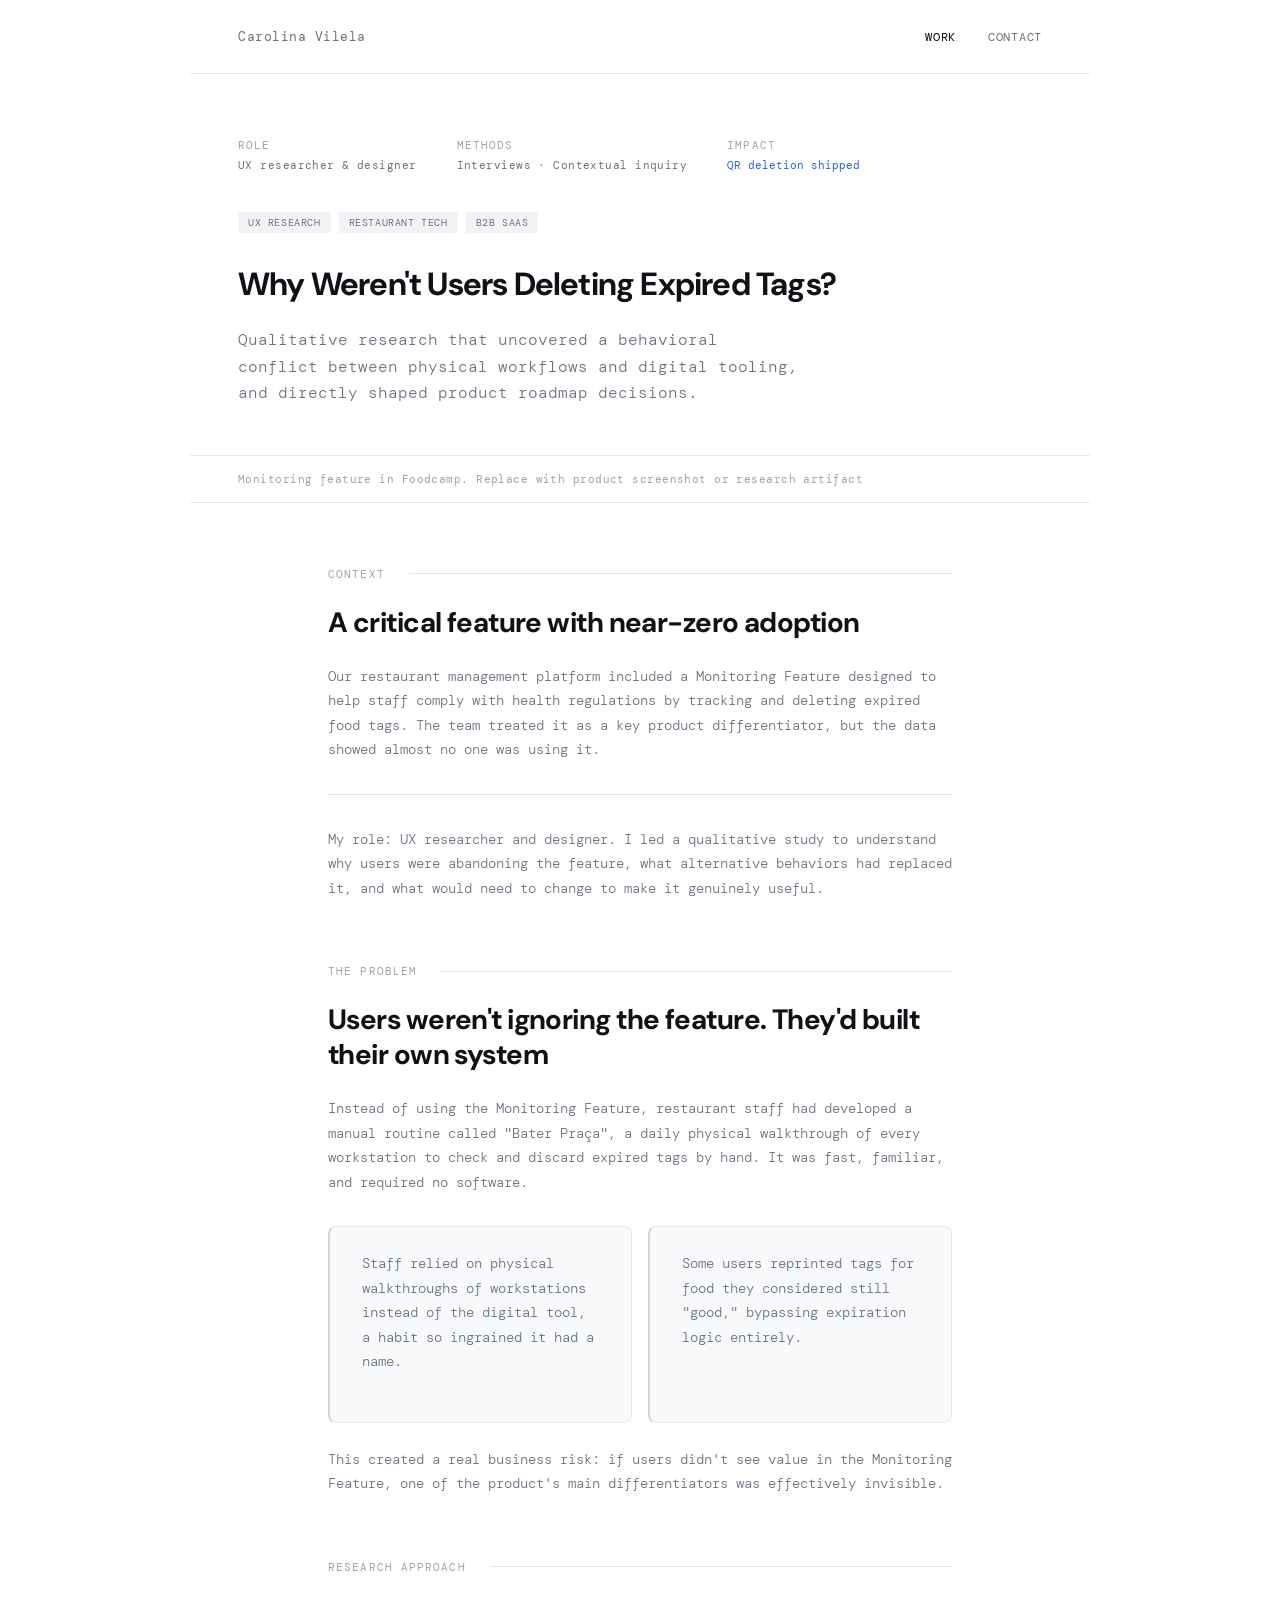
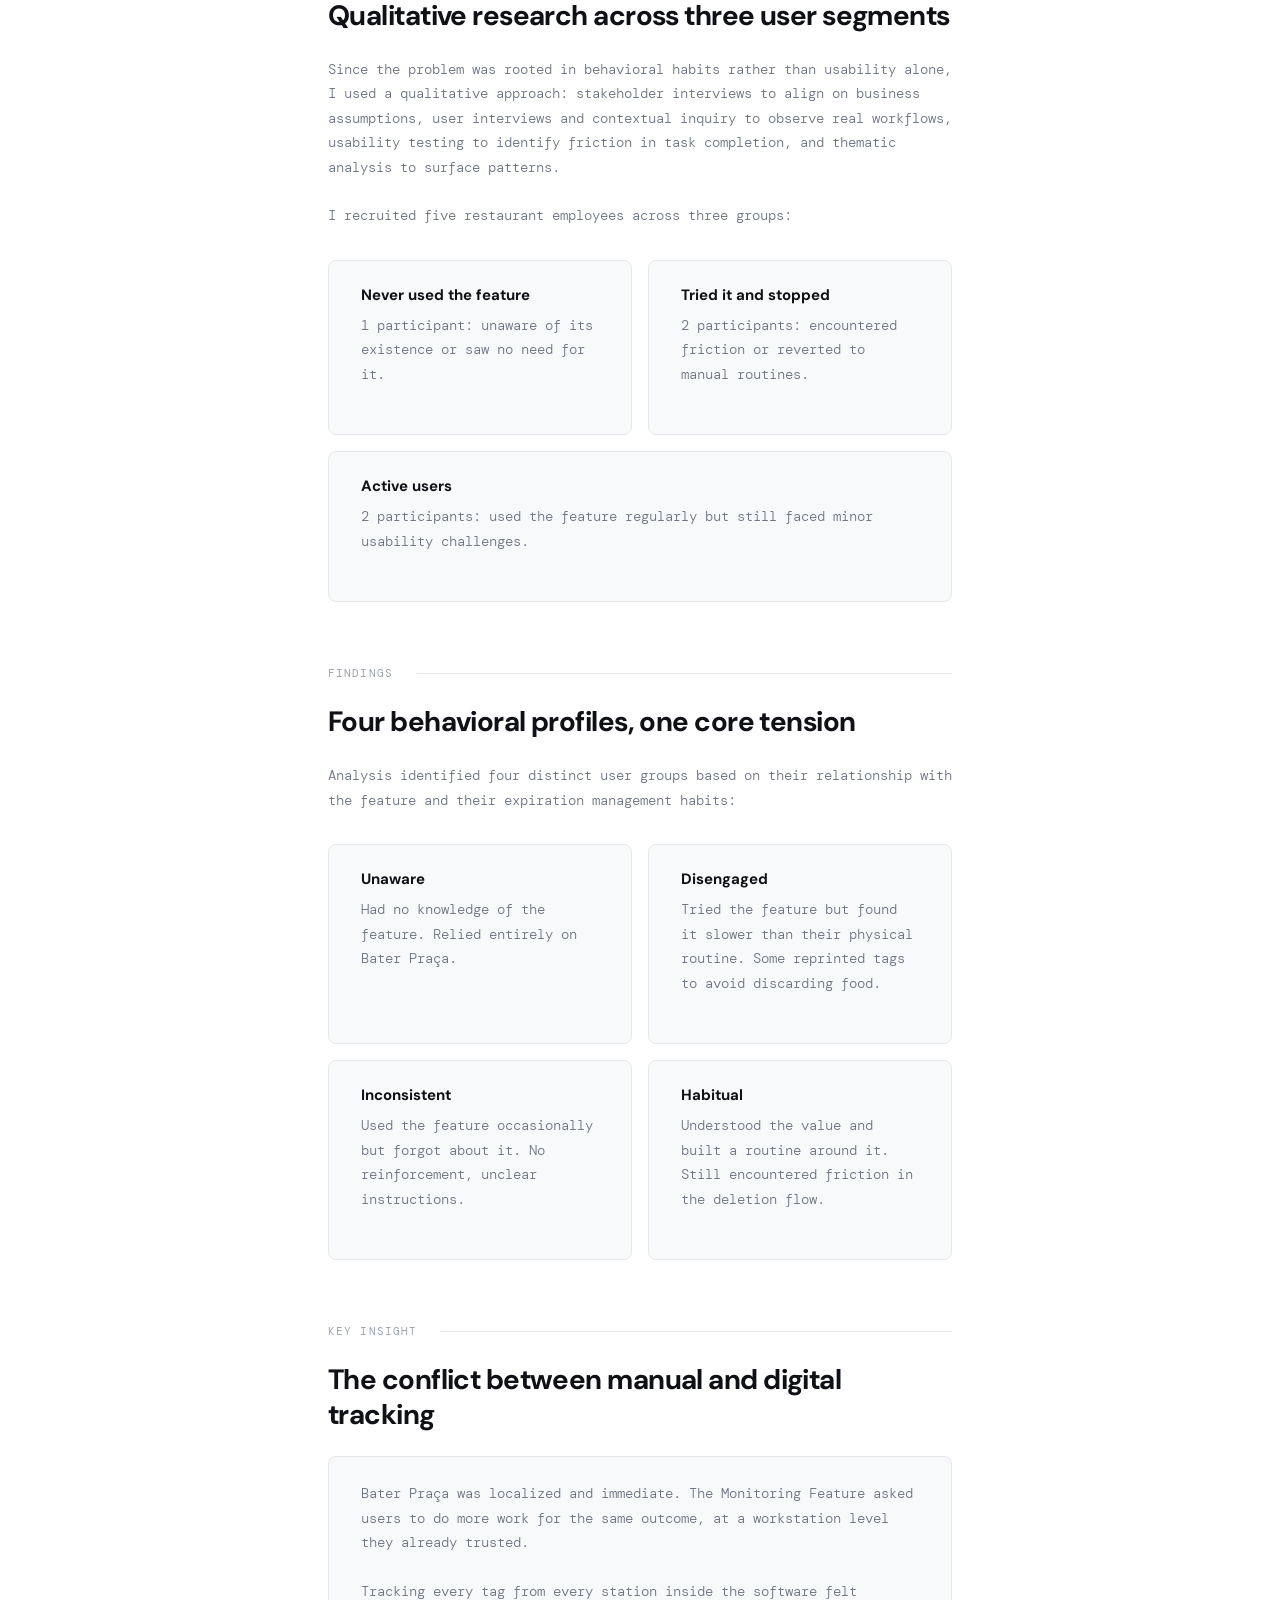
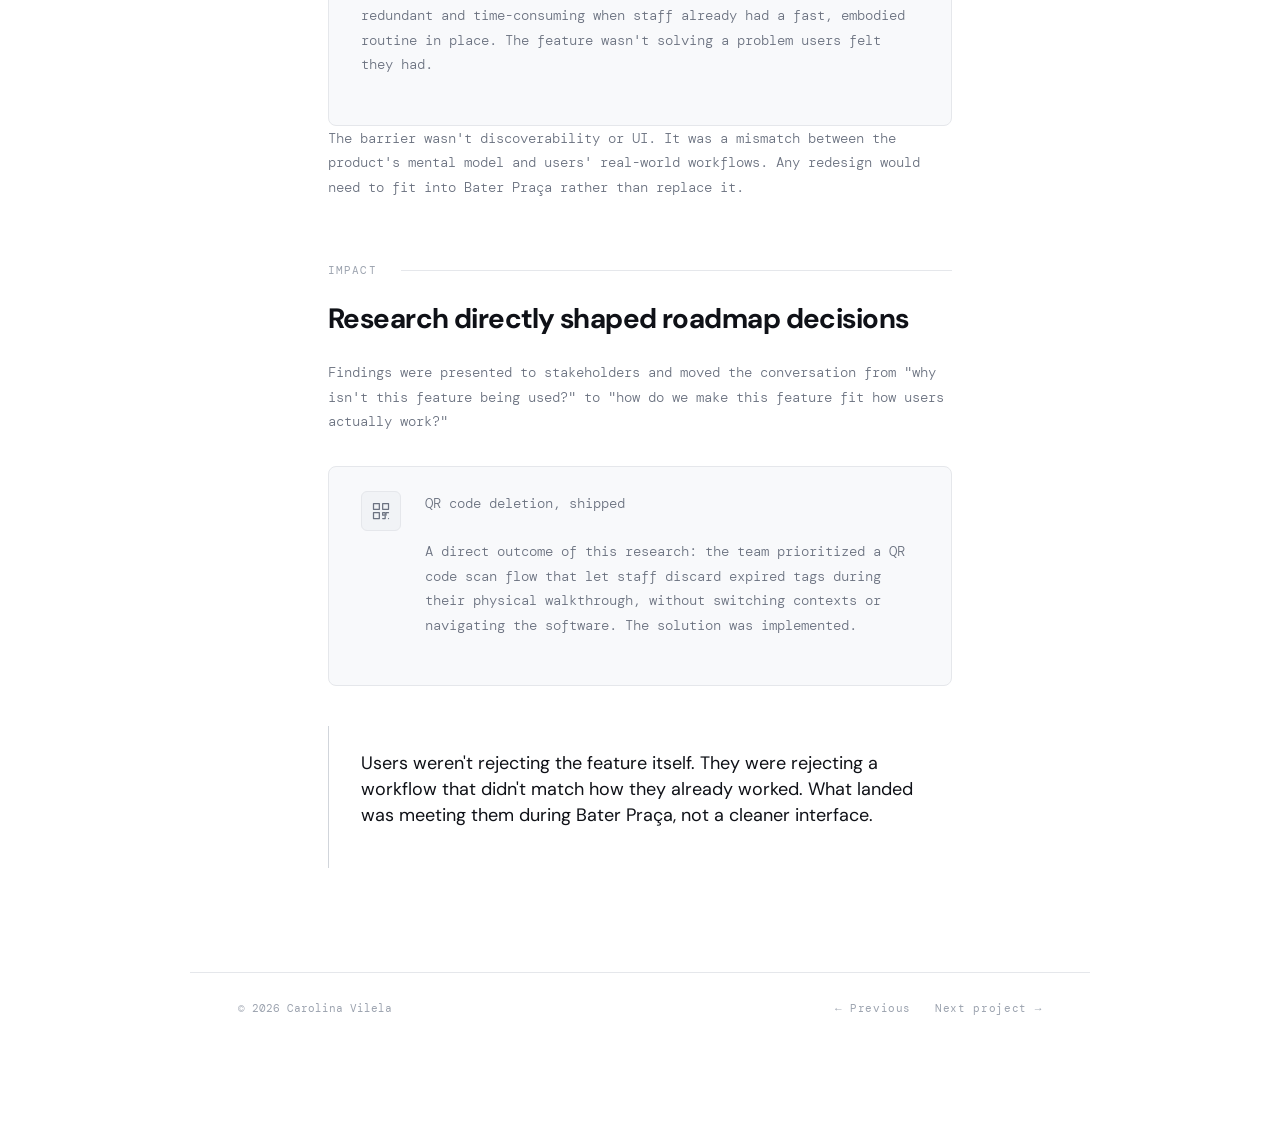
<file: work/expired-tags-research.html>
<!DOCTYPE html>
<html lang="en">
<head>
  <meta charset="UTF-8">
  <meta name="viewport" content="width=device-width, initial-scale=1.0">
  <title>Why Weren't Users Deleting Expired Tags? · Carolina Vilela</title>
  <link rel="stylesheet" href="../css/design-system.css?v=5">
</head>
<body>

  <nav class="nav">
    <a href="../index.html" class="nav-logo">Carolina Vilela</a>
    <div class="nav-links">
      <a href="../index.html#work" class="active">Work</a>
      <a href="../about.html" class="is-temporarily-hidden">About</a>
      <a href="../contact.html">Contact</a>
    </div>
  </nav>

  <header class="case-header">
    <div class="case-meta-row">
      <div class="case-meta-item">
        <span class="t-label">Role</span>
        <span class="t-meta">UX researcher & designer</span>
      </div>
      <div class="case-meta-item">
        <span class="t-label">Methods</span>
        <span class="t-meta">Interviews · Contextual inquiry</span>
      </div>
      <div class="case-meta-item">
        <span class="t-label">Impact</span>
        <span class="t-accent">QR deletion shipped</span>
      </div>
    </div>
    <div class="project-tags" style="margin-bottom: var(--sp-4);">
      <span class="tag">UX research</span>
      <span class="tag">Restaurant tech</span>
      <span class="tag">B2B SaaS</span>
    </div>
    <h1 class="t-section-headline">Why Weren't Users Deleting Expired Tags?</h1>
    <p class="t-body" style="margin-top: var(--sp-3); max-width: 560px;">
      Qualitative research that uncovered a behavioral conflict between physical workflows
      and digital tooling, and directly shaped product roadmap decisions.
    </p>
  </header>

  <figure class="case-hero-media">
    <div class="project-thumbnail" style="border: none;" aria-label="Hero image placeholder"></div>
    <figcaption>Monitoring feature in Foodcamp. Replace with product screenshot or research artifact</figcaption>
  </figure>

  <article class="case-body">

    <section class="case-section">
      <div class="case-section-label">Context</div>
      <h2 class="case-section-title">A critical feature with near-zero adoption</h2>
      <p>
        Our restaurant management platform included a Monitoring Feature designed to help staff
        comply with health regulations by tracking and deleting expired food tags. The team treated
        it as a key product differentiator, but the data showed almost no one was using it.
      </p>
      <p class="case-role-line">
        My role: UX researcher and designer. I led a qualitative study to understand why users
        were abandoning the feature, what alternative behaviors had replaced it, and what would
        need to change to make it genuinely useful.
      </p>
    </section>

    <section class="case-section">
      <div class="case-section-label">The problem</div>
      <h2 class="case-section-title">Users weren't ignoring the feature. They'd built their own system</h2>
      <p>
        Instead of using the Monitoring Feature, restaurant staff had developed a manual routine
        called "Bater Praça", a daily physical walkthrough of every workstation to check and
        discard expired tags by hand. It was fast, familiar, and required no software.
      </p>

      <div class="case-cards case-cards--2">
        <div class="case-card case-card--accent">
          <p class="case-card__text">
            Staff relied on physical walkthroughs of workstations instead of the digital tool, a
            habit so ingrained it had a name.
          </p>
        </div>
        <div class="case-card case-card--accent">
          <p class="case-card__text">
            Some users reprinted tags for food they considered still "good," bypassing expiration
            logic entirely.
          </p>
        </div>
      </div>

      <p>
        This created a real business risk: if users didn't see value in the Monitoring Feature,
        one of the product's main differentiators was effectively invisible.
      </p>
    </section>

    <section class="case-section">
      <div class="case-section-label">Research approach</div>
      <h2 class="case-section-title">Qualitative research across three user segments</h2>
      <p>
        Since the problem was rooted in behavioral habits rather than usability alone, I used a
        qualitative approach: stakeholder interviews to align on business assumptions, user
        interviews and contextual inquiry to observe real workflows, usability testing to
        identify friction in task completion, and thematic analysis to surface patterns.
      </p>
      <p>I recruited five restaurant employees across three groups:</p>

      <div class="case-cards case-cards--segments">
        <div class="case-card">
          <h3 class="case-card__title">Never used the feature</h3>
          <p class="case-card__text">1 participant: unaware of its existence or saw no need for it.</p>
        </div>
        <div class="case-card">
          <h3 class="case-card__title">Tried it and stopped</h3>
          <p class="case-card__text">2 participants: encountered friction or reverted to manual routines.</p>
        </div>
        <div class="case-card">
          <h3 class="case-card__title">Active users</h3>
          <p class="case-card__text">2 participants: used the feature regularly but still faced minor usability challenges.</p>
        </div>
      </div>
    </section>

    <section class="case-section">
      <div class="case-section-label">Findings</div>
      <h2 class="case-section-title">Four behavioral profiles, one core tension</h2>
      <p>
        Analysis identified four distinct user groups based on their relationship with the
        feature and their expiration management habits:
      </p>

      <div class="case-cards case-cards--2x2">
        <div class="case-card">
          <h3 class="case-card__title">Unaware</h3>
          <p class="case-card__text">Had no knowledge of the feature. Relied entirely on Bater Praça.</p>
        </div>
        <div class="case-card">
          <h3 class="case-card__title">Disengaged</h3>
          <p class="case-card__text">Tried the feature but found it slower than their physical routine. Some reprinted tags to avoid discarding food.</p>
        </div>
        <div class="case-card">
          <h3 class="case-card__title">Inconsistent</h3>
          <p class="case-card__text">Used the feature occasionally but forgot about it. No reinforcement, unclear instructions.</p>
        </div>
        <div class="case-card">
          <h3 class="case-card__title">Habitual</h3>
          <p class="case-card__text">Understood the value and built a routine around it. Still encountered friction in the deletion flow.</p>
        </div>
      </div>
    </section>

    <section class="case-section">
      <div class="case-section-label">Key insight</div>
      <h2 class="case-section-title">The conflict between manual and digital tracking</h2>

      <div class="case-card">
        <p class="case-card__lead">
          Bater Praça was localized and immediate. The Monitoring Feature asked users to do more
          work for the same outcome, at a workstation level they already trusted.
        </p>
        <p class="case-card__text">
          Tracking every tag from every station inside the software felt redundant and
          time-consuming when staff already had a fast, embodied routine in place. The feature
          wasn't solving a problem users felt they had.
        </p>
      </div>

      <p>
        The barrier wasn't discoverability or UI. It was a mismatch between the
        product's mental model and users' real-world workflows. Any redesign would need to fit
        into Bater Praça rather than replace it.
      </p>
    </section>

    <section class="case-section">
      <div class="case-section-label">Impact</div>
      <h2 class="case-section-title">Research directly shaped roadmap decisions</h2>
      <p>
        Findings were presented to stakeholders and moved the conversation from "why isn't this
        feature being used?" to "how do we make this feature fit how users actually work?"
      </p>

      <div class="case-impact-card">
        <div class="case-impact-card__icon" aria-hidden="true">
          <svg width="20" height="20" viewBox="0 0 24 24" fill="none" stroke="currentColor" stroke-width="1.5" stroke-linecap="round" stroke-linejoin="round">
            <rect x="3" y="3" width="7" height="7"/>
            <rect x="14" y="3" width="7" height="7"/>
            <rect x="3" y="14" width="7" height="7"/>
            <rect x="14" y="14" width="3" height="3"/>
            <path d="M21 14h-3v3"/>
            <path d="M14 21h3v-3"/>
            <path d="M21 21h.01"/>
          </svg>
        </div>
        <div>
          <p class="case-impact-card__title">QR code deletion, shipped</p>
          <p class="case-impact-card__text">
            A direct outcome of this research: the team prioritized a QR code scan flow that let
            staff discard expired tags during their physical walkthrough, without switching contexts
            or navigating the software. The solution was implemented.
          </p>
        </div>
      </div>
    </section>

    <blockquote class="case-quote">
      <p>Users weren't rejecting the feature itself. They were rejecting a workflow that didn't match how they already worked. What landed was meeting them during Bater Praça, not a cleaner interface.</p>
    </blockquote>

  </article>

  <footer class="footer">
    <span class="footer-copy">© 2026 Carolina Vilela</span>
    <div class="footer-links">
      <a href="batch-printing.html">← Previous</a>
      <a href="entalhe-em-madeira.html">Next project →</a>
    </div>
  </footer>

</body>
</html>
</file>
<file: css/design-system.css>
/* ==========================================================
   CAROLINA VILELA PORTFOLIO — DESIGN SYSTEM
   Import this file in every page.
   Do not override these variables inline.
   ========================================================== */

@import url('https://fonts.googleapis.com/css2?family=DM+Sans:ital,opsz,wght@0,9..40,300;0,9..40,400;0,9..40,500;0,9..40,700;1,9..40,300;1,9..40,400&family=DM+Mono:ital,wght@0,300;0,400;0,500;1,300&display=swap');

/* ----------------------------------------------------------
   TEMPORARY — remove when About goes live
   ---------------------------------------------------------- */

.is-temporarily-hidden {
  display: none !important;
}

.about-strip:has(.about-left.is-temporarily-hidden) {
  grid-template-columns: 1fr;
}

/* ----------------------------------------------------------
   TOKENS
   ---------------------------------------------------------- */

:root {
  /* Typography */
  --font-display: 'DM Sans', sans-serif;
  --font-mono:    'DM Mono', monospace;

  /* Ink */
  --ink:           #0f1117;
  --ink-muted:     #6b7280;
  --ink-faint:     #9ca3af;

  /* Surfaces */
  --surface:       #ffffff;
  --surface-2:     #f8f9fb;
  --surface-3:     #f1f3f6;

  /* Borders */
  --border:        #e5e7eb;
  --border-strong: #d1d5db;

  /* Accent — use sparingly (max 3× per page) */
  --accent:        #2563eb;
  --accent-pale:   #eff4ff;

  /* Spacing (base 8px) */
  --sp-1:  8px;
  --sp-2:  16px;
  --sp-3:  24px;
  --sp-4:  32px;
  --sp-5:  40px;
  --sp-6:  48px;
  --sp-8:  64px;
  --sp-10: 80px;
}

/* ----------------------------------------------------------
   RESET
   ---------------------------------------------------------- */

*, *::before, *::after {
  box-sizing: border-box;
  margin: 0;
  padding: 0;
}

html {
  -webkit-font-smoothing: antialiased;
  -moz-osx-font-smoothing: grayscale;
}

/* ----------------------------------------------------------
   BASE
   ---------------------------------------------------------- */

body {
  font-family: var(--font-display);
  background: var(--surface);
  color: var(--ink);
  max-width: 900px;
  margin: 0 auto;
  padding-bottom: var(--sp-10);
}

a {
  color: inherit;
  text-decoration: none;
  transition: color 0.15s ease;
}

img {
  display: block;
  max-width: 100%;
}

button {
  cursor: pointer;
  border: none;
  background: none;
  font-family: inherit;
}

/* ----------------------------------------------------------
   TYPOGRAPHY CLASSES
   ---------------------------------------------------------- */

.t-hero {
  font-family: var(--font-display);
  font-size: clamp(36px, 10vw, 62px);
  font-weight: 700;
  line-height: 1.0;
  letter-spacing: -0.03em;
  color: var(--ink);
}

.t-hero em {
  font-style: normal;
  color: var(--ink-muted);
  font-weight: 400;
}

.t-section-headline {
  font-family: var(--font-display);
  font-size: clamp(26px, 6vw, 32px);
  font-weight: 700;
  letter-spacing: -0.025em;
  line-height: 1.2;
  color: var(--ink);
}

.t-project-title {
  font-family: var(--font-display);
  font-size: 20px;
  font-weight: 700;
  letter-spacing: -0.02em;
  line-height: 1.2;
  color: var(--ink);
}

.t-exp-role {
  font-family: var(--font-display);
  font-size: 17px;
  font-weight: 600;
  letter-spacing: -0.01em;
  color: var(--ink);
}

.t-body {
  font-family: var(--font-mono);
  font-size: 16px;
  font-weight: 300;
  line-height: 1.65;
  color: var(--ink-muted);
}

.t-small {
  font-family: var(--font-mono);
  font-size: 12px;
  font-weight: 300;
  line-height: 1.6;
  color: var(--ink-muted);
}

.t-label {
  font-family: var(--font-mono);
  font-size: 11px;
  font-weight: 400;
  letter-spacing: 0.1em;
  text-transform: uppercase;
  color: var(--ink-faint);
}

.t-meta {
  font-family: var(--font-mono);
  font-size: 11px;
  font-weight: 400;
  letter-spacing: 0.04em;
  color: var(--ink-muted);
}

.t-accent {
  font-family: var(--font-mono);
  font-size: 11px;
  color: var(--accent);
}

/* ----------------------------------------------------------
   LAYOUT
   ---------------------------------------------------------- */

.page-section {
  padding-left: var(--sp-6);
  padding-right: var(--sp-6);
}

.section-header {
  display: flex;
  align-items: baseline;
  justify-content: space-between;
  padding: var(--sp-5) var(--sp-6) var(--sp-4);
  border-bottom: 1px solid var(--border);
}

/* ----------------------------------------------------------
   NAVIGATION
   ---------------------------------------------------------- */

.nav {
  display: flex;
  align-items: center;
  justify-content: space-between;
  padding: 28px var(--sp-6);
  border-bottom: 1px solid var(--border);
}

.nav-logo {
  font-family: var(--font-mono);
  font-size: 13px;
  color: var(--ink-muted);
  letter-spacing: 0.04em;
}

.nav-links {
  display: flex;
  gap: var(--sp-4);
}

.nav-links a {
  font-family: var(--font-mono);
  font-size: 12px;
  color: var(--ink-muted);
  letter-spacing: 0.06em;
  text-transform: uppercase;
  transition: color 0.15s ease;
}

.nav-links a:hover,
.nav-links a.active {
  color: var(--ink);
}

/* ----------------------------------------------------------
   HERO
   ---------------------------------------------------------- */

.hero {
  display: grid;
  grid-template-columns: 1fr 320px;
  min-height: 480px;
  border-bottom: 1px solid var(--border);
}

.hero-left {
  padding: var(--sp-8) var(--sp-6);
  display: flex;
  flex-direction: column;
  justify-content: space-between;
  border-right: 1px solid var(--border);
}

.hero-right {
  padding: var(--sp-6) var(--sp-5);
  display: flex;
  flex-direction: column;
  justify-content: space-between;
  background: var(--surface-2);
}

.hero-tag {
  font-family: var(--font-mono);
  font-size: 11px;
  color: var(--accent);
  letter-spacing: 0.12em;
  text-transform: uppercase;
  display: flex;
  align-items: center;
  gap: 8px;
  margin-bottom: var(--sp-4);
}

.hero-tag::before {
  content: '';
  display: inline-block;
  width: 20px;
  height: 1px;
  background: var(--accent);
  flex-shrink: 0;
}

.hero-sub {
  font-family: var(--font-mono);
  font-size: 16px;
  font-weight: 300;
  color: var(--ink-muted);
  line-height: 1.65;
  max-width: 480px;
  margin-top: 28px;
}

.hero-photo-wrap {
  width: 100%;
  aspect-ratio: 1;
  background: var(--surface-3);
  overflow: hidden;
  display: flex;
  align-items: center;
  justify-content: center;
  position: relative;
}

.hero-photo-wrap img {
  width: 100%;
  height: 100%;
  object-fit: cover;
}

.hero-meta {
  margin-top: var(--sp-3);
}

.hero-meta-item {
  display: flex;
  justify-content: space-between;
  align-items: baseline;
  padding: 10px 0;
  border-bottom: 1px solid var(--border);
}

.hero-meta-item:last-child {
  border-bottom: none;
}

/* ----------------------------------------------------------
   BUTTONS
   ---------------------------------------------------------- */

.btn-primary {
  font-family: var(--font-mono);
  font-size: 12px;
  font-weight: 400;
  letter-spacing: 0.06em;
  text-transform: uppercase;
  background: var(--ink);
  color: #fff;
  padding: 12px 24px;
  border-radius: 0;
  transition: opacity 0.15s ease;
}

.btn-primary:hover {
  opacity: 0.85;
}

.btn-ghost {
  font-family: var(--font-mono);
  font-size: 12px;
  font-weight: 400;
  letter-spacing: 0.06em;
  text-transform: uppercase;
  background: none;
  color: var(--ink-muted);
  padding: 12px 0;
  border-bottom: 1px solid var(--border-strong);
  border-radius: 0;
  transition: color 0.15s ease;
}

.btn-ghost:hover {
  color: var(--ink);
}

/* ----------------------------------------------------------
   PROJECT CARDS
   ---------------------------------------------------------- */

.projects-grid {
  display: grid;
  grid-template-columns: 1fr 1fr;
  border-bottom: 1px solid var(--border);
}

.project-card {
  border-right: 1px solid var(--border);
  border-bottom: 1px solid var(--border);
  cursor: pointer;
  transition: background 0.15s ease;
}

.project-card:nth-child(even) {
  border-right: none;
}

.project-card:hover {
  background: var(--surface-2);
}

.project-card:hover .project-arrow {
  opacity: 1;
  transform: translateX(4px);
}

.project-thumbnail {
  width: 100%;
  aspect-ratio: 16 / 9;
  background: var(--surface-3);
  overflow: hidden;
}

.project-thumbnail img {
  width: 100%;
  height: 100%;
  object-fit: cover;
  display: block;
}

.project-card .project-thumbnail {
  position: relative;
  background: var(--surface);
}

.project-card .project-thumbnail img {
  position: absolute;
  inset: 0;
}

.project-card .project-thumbnail--zoom img {
  max-width: none;
  transform: scale(1.2);
  transform-origin: 32% 50%;
}

.project-card .project-thumbnail--contain img {
  object-fit: contain;
  inset: 16px;
}

.project-thumbnail--portrait {
  aspect-ratio: auto;
  max-width: 360px;
  margin: 0 auto;
  background: transparent;
}

.project-thumbnail--portrait img {
  width: 100%;
  height: auto;
  object-fit: contain;
}

.project-thumbnail--field-photo {
  aspect-ratio: auto;
  max-width: 240px;
  margin: var(--sp-4) auto;
  background: transparent;
}

.project-thumbnail--field-photo img {
  width: 100%;
  height: auto;
  object-fit: contain;
}

.project-body {
  padding: 28px var(--sp-4) var(--sp-4);
}

.project-tags {
  display: flex;
  gap: 8px;
  flex-wrap: wrap;
  margin-bottom: var(--sp-2);
}

.tag {
  font-family: var(--font-mono);
  font-size: 10px;
  font-weight: 400;
  letter-spacing: 0.06em;
  text-transform: uppercase;
  color: var(--ink-muted);
  background: var(--surface-3);
  padding: 4px 10px;
  border-radius: 0;
}

.project-desc {
  font-family: var(--font-mono);
  font-size: 12px;
  font-weight: 300;
  color: var(--ink-muted);
  line-height: 1.6;
  margin-top: 10px;
}

.project-footer {
  display: flex;
  align-items: center;
  justify-content: space-between;
  margin-top: var(--sp-3);
}

.project-metric {
  font-family: var(--font-mono);
  font-size: 11px;
  color: var(--accent);
}

.project-arrow {
  font-size: 18px;
  color: var(--ink-muted);
  opacity: 0;
  transition: opacity 0.15s ease, transform 0.15s ease;
}

/* ----------------------------------------------------------
   EXPERIENCE
   ---------------------------------------------------------- */

.experience {
  padding: 0 var(--sp-6);
}

.exp-row {
  display: grid;
  grid-template-columns: 200px 1fr 160px;
  gap: var(--sp-4);
  align-items: start;
  padding: var(--sp-4) 0;
  border-bottom: 1px solid var(--border);
}

.exp-row:last-child {
  border-bottom: none;
}

.exp-period {
  font-family: var(--font-mono);
  font-size: 11px;
  color: var(--ink-faint);
  letter-spacing: 0.04em;
  padding-top: 3px;
}

.exp-company {
  font-family: var(--font-mono);
  font-size: 12px;
  color: var(--ink-muted);
  margin-top: 6px;
  margin-bottom: 10px;
}

.exp-desc {
  font-family: var(--font-mono);
  font-size: 12px;
  font-weight: 300;
  color: var(--ink-faint);
  line-height: 1.65;
}

.exp-badge {
  font-family: var(--font-mono);
  font-size: 10px;
  letter-spacing: 0.08em;
  text-transform: uppercase;
  padding: 5px 12px;
  background: var(--accent-pale);
  color: var(--accent);
  text-align: center;
  border-radius: 0;
  align-self: start;
}

/* ----------------------------------------------------------
   ABOUT STRIP
   ---------------------------------------------------------- */

.about-strip {
  display: grid;
  grid-template-columns: 1fr 1fr;
  border-top: 1px solid var(--border);
  border-bottom: 1px solid var(--border);
}

.about-left {
  padding: var(--sp-6);
  border-right: 1px solid var(--border);
}

.about-right {
  padding: var(--sp-6);
  background: var(--surface-2);
}

.skills-grid {
  display: grid;
  grid-template-columns: 1fr 1fr;
  gap: 0;
}

.skill-item {
  display: flex;
  gap: 10px;
  align-items: flex-start;
  padding: 16px 0;
  border-bottom: 1px solid var(--border);
}

.skill-item:nth-child(odd) {
  padding-right: var(--sp-3);
  border-right: 1px solid var(--border);
}

.skill-item:nth-child(even) {
  padding-left: var(--sp-3);
}

.skill-dot {
  width: 6px;
  height: 6px;
  background: var(--accent);
  margin-top: 5px;
  flex-shrink: 0;
  border-radius: 0;
}

.skill-name {
  font-family: var(--font-mono);
  font-size: 11px;
  color: var(--ink-muted);
  letter-spacing: 0.04em;
}

/* ----------------------------------------------------------
   FOOTER
   ---------------------------------------------------------- */

.footer {
  display: flex;
  align-items: center;
  justify-content: space-between;
  padding: 28px var(--sp-6);
  border-top: 1px solid var(--border);
}

.footer-copy {
  font-family: var(--font-mono);
  font-size: 11px;
  color: var(--ink-faint);
}

.footer-links {
  display: flex;
  gap: var(--sp-3);
}

.footer-links a {
  font-family: var(--font-mono);
  font-size: 11px;
  color: var(--ink-faint);
  letter-spacing: 0.06em;
  text-decoration: none;
  transition: color 0.15s ease;
}

.footer-links a:hover {
  color: var(--ink);
}

/* ----------------------------------------------------------
   CASE STUDY (work/*.html)
   ---------------------------------------------------------- */

.case-header {
  padding: var(--sp-8) var(--sp-6) var(--sp-6);
  border-bottom: 1px solid var(--border);
}

.case-hero-media {
  max-width: 900px;
  margin: 0 auto;
  border-bottom: 1px solid var(--border);
}

.case-hero-media .project-thumbnail {
  aspect-ratio: auto;
  background: transparent;
}

.case-hero-media .project-thumbnail img {
  width: 100%;
  height: auto;
  object-fit: contain;
  display: block;
}

.case-hero-media figcaption {
  font-family: var(--font-mono);
  font-size: 11px;
  color: var(--ink-faint);
  padding: var(--sp-2) var(--sp-6);
  letter-spacing: 0.04em;
}

.case-meta-row {
  display: flex;
  gap: var(--sp-5);
  margin-bottom: var(--sp-5);
}

.case-meta-item {
  display: flex;
  flex-direction: column;
  gap: 6px;
}

.case-body {
  max-width: 720px;
  margin: 0 auto;
  padding: var(--sp-8) var(--sp-6);
}

.case-body h2 {
  font-family: var(--font-display);
  font-size: 24px;
  font-weight: 700;
  letter-spacing: -0.02em;
  margin-top: var(--sp-8);
  margin-bottom: var(--sp-3);
  color: var(--ink);
}

.case-body h2:first-child {
  margin-top: 0;
}

.case-body h3 {
  font-family: var(--font-mono);
  font-size: 11px;
  font-weight: 400;
  letter-spacing: 0.1em;
  text-transform: uppercase;
  color: var(--ink-faint);
  margin-top: var(--sp-5);
  margin-bottom: var(--sp-2);
}

.case-body p {
  font-family: var(--font-mono);
  font-size: 14px;
  font-weight: 300;
  line-height: 1.75;
  color: var(--ink-muted);
  margin-bottom: var(--sp-3);
}

.case-body figure {
  margin: var(--sp-6) calc(-1 * var(--sp-6));
  border-top: 1px solid var(--border);
  border-bottom: 1px solid var(--border);
}

.case-body .project-thumbnail {
  aspect-ratio: auto;
  background: transparent;
}

.case-body .project-thumbnail img {
  width: 100%;
  height: auto;
  object-fit: contain;
  display: block;
}

.case-body figcaption {
  font-family: var(--font-mono);
  font-size: 11px;
  color: var(--ink-faint);
  padding: var(--sp-2) var(--sp-6);
  letter-spacing: 0.04em;
}

.case-metric-callout {
  border-left: 2px solid var(--accent);
  padding: var(--sp-3) var(--sp-4);
  margin: var(--sp-5) 0;
  background: var(--surface-2);
}

.case-metric-number {
  font-family: var(--font-display);
  font-size: 48px;
  font-weight: 700;
  letter-spacing: -0.03em;
  color: var(--accent);
  line-height: 1;
}

.case-metric-label {
  font-family: var(--font-mono);
  font-size: 12px;
  color: var(--ink-muted);
  margin-top: 8px;
}

.case-quote {
  border-left: 1px solid var(--border-strong);
  padding: var(--sp-3) var(--sp-4);
  margin: var(--sp-5) 0;
}

.case-quote p {
  font-family: var(--font-display);
  font-size: 18px;
  font-weight: 400;
  line-height: 1.45;
  color: var(--ink);
  margin-bottom: var(--sp-2);
}

.case-quote cite {
  font-family: var(--font-mono);
  font-size: 11px;
  font-style: normal;
  color: var(--ink-faint);
  letter-spacing: 0.04em;
}

.case-role-line {
  font-family: var(--font-mono);
  font-size: 12px;
  font-weight: 400;
  line-height: 1.65;
  color: var(--ink-faint);
  margin-top: var(--sp-4);
  padding-top: var(--sp-4);
  border-top: 1px solid var(--border);
}

.case-section {
  margin-top: var(--sp-8);
}

.case-section:first-child {
  margin-top: 0;
}

.case-section-label {
  display: flex;
  align-items: center;
  gap: var(--sp-3);
  font-family: var(--font-mono);
  font-size: 11px;
  font-weight: 400;
  letter-spacing: 0.1em;
  text-transform: uppercase;
  color: var(--ink-faint);
  margin-bottom: var(--sp-3);
}

.case-section-label::after {
  content: '';
  flex: 1;
  height: 1px;
  background: var(--border);
}

.case-body h2.case-section-title {
  font-family: var(--font-display);
  font-size: clamp(22px, 4vw, 28px);
  font-weight: 700;
  letter-spacing: -0.02em;
  line-height: 1.25;
  text-transform: none;
  color: var(--ink);
  margin-top: 0;
  margin-bottom: var(--sp-3);
}

.case-cards {
  display: grid;
  gap: var(--sp-2);
  margin: var(--sp-4) 0 var(--sp-3);
}

.case-cards--2,
.case-cards--2x2,
.case-cards--segments {
  grid-template-columns: 1fr 1fr;
}

.case-cards--segments .case-card:last-child {
  grid-column: 1 / -1;
}

.case-card {
  background: var(--surface-2);
  border: 1px solid var(--border);
  border-radius: 8px;
  padding: var(--sp-3) var(--sp-4);
}

.case-card--accent {
  border-left: 2px solid var(--border-strong);
}

.case-body h3.case-card__title {
  font-family: var(--font-display);
  font-size: 15px;
  font-weight: 700;
  letter-spacing: normal;
  text-transform: none;
  color: var(--ink);
  margin-top: 0;
  margin-bottom: var(--sp-1);
}

.case-card__text {
  font-family: var(--font-mono);
  font-size: 13px;
  font-weight: 300;
  line-height: 1.65;
  color: var(--ink-muted);
  margin: 0;
}

.case-card__lead {
  font-family: var(--font-display);
  font-size: 15px;
  font-weight: 600;
  line-height: 1.5;
  color: var(--ink);
  margin-bottom: var(--sp-2);
}

.case-impact-card {
  display: flex;
  gap: var(--sp-3);
  align-items: flex-start;
  background: var(--surface-2);
  border: 1px solid var(--border);
  border-radius: 8px;
  padding: var(--sp-3) var(--sp-4);
  margin: var(--sp-4) 0 var(--sp-3);
}

.case-impact-card__icon {
  flex-shrink: 0;
  width: 40px;
  height: 40px;
  display: flex;
  align-items: center;
  justify-content: center;
  background: var(--surface-3);
  border: 1px solid var(--border);
  border-radius: 6px;
  color: var(--ink-muted);
}

.case-impact-card__title {
  font-family: var(--font-display);
  font-size: 15px;
  font-weight: 700;
  color: var(--ink);
  margin-bottom: 6px;
}

.case-impact-card__text {
  font-family: var(--font-mono);
  font-size: 13px;
  font-weight: 300;
  line-height: 1.65;
  color: var(--ink-muted);
  margin: 0;
}

@media (max-width: 600px) {

  /* Spacing */
  .nav,
  .section-header,
  .hero-left,
  .hero-right,
  .experience,
  .about-left,
  .about-right,
  .footer,
  .case-header,
  .case-body,
  .case-hero-media figcaption,
  .case-body figcaption {
    padding-left: var(--sp-4);
    padding-right: var(--sp-4);
  }

  .nav {
    padding-top: var(--sp-3);
    padding-bottom: var(--sp-3);
    flex-wrap: wrap;
    gap: var(--sp-2);
  }

  .section-header {
    padding-top: var(--sp-4);
    padding-bottom: var(--sp-3);
  }

  /* Navigation — touch-friendly targets */
  .nav-links {
    gap: var(--sp-2);
    flex-wrap: wrap;
  }

  .nav-links a {
    padding: 10px 4px;
    min-height: 44px;
    display: inline-flex;
    align-items: center;
  }

  /* Hero */
  .hero {
    grid-template-columns: 1fr;
    min-height: auto;
  }

  .hero-left {
    border-right: none;
    border-bottom: 1px solid var(--border);
    padding-top: var(--sp-6);
    padding-bottom: var(--sp-6);
  }

  .hero-right {
    padding-top: var(--sp-5);
    padding-bottom: var(--sp-5);
  }

  .hero-sub {
    margin-top: var(--sp-3);
  }

  .hero-cta {
    flex-wrap: wrap;
    gap: var(--sp-2);
    margin-top: var(--sp-4);
  }

  .hero-cta .btn-primary {
    min-height: 44px;
    display: inline-flex;
    align-items: center;
  }

  /* Project cards */
  .projects-grid {
    grid-template-columns: 1fr;
  }

  .project-card,
  .project-card:nth-child(even) {
    border-right: none;
  }

  .project-body {
    padding: var(--sp-3) var(--sp-4) var(--sp-4);
  }

  .project-arrow {
    opacity: 1;
    transform: none;
  }

  /* Experience */
  .experience {
    padding-top: 0;
    padding-bottom: var(--sp-4);
  }

  .exp-row {
    grid-template-columns: 1fr;
    gap: var(--sp-2);
    padding: var(--sp-3) 0;
  }

  .exp-badge {
    justify-self: start;
  }

  /* About strip */
  .about-strip {
    grid-template-columns: 1fr;
  }

  .about-left {
    border-right: none;
    border-bottom: 1px solid var(--border);
  }

  .skills-grid {
    grid-template-columns: 1fr;
  }

  .skill-item:nth-child(odd) {
    padding-right: 0;
    border-right: none;
  }

  .skill-item:nth-child(even) {
    padding-left: 0;
  }

  /* Footer */
  .footer {
    flex-direction: column;
    align-items: flex-start;
    gap: var(--sp-3);
    padding-top: var(--sp-4);
    padding-bottom: var(--sp-4);
  }

  .footer-links a {
    padding: 8px 0;
    min-height: 44px;
    display: inline-flex;
    align-items: center;
  }

  /* Case study */
  .case-header {
    padding-top: var(--sp-6);
    padding-bottom: var(--sp-5);
  }

  .case-meta-row {
    flex-wrap: wrap;
    gap: var(--sp-3);
    margin-bottom: var(--sp-4);
  }

  .case-body {
    padding-top: var(--sp-6);
    padding-bottom: var(--sp-6);
  }

  .case-body figure {
    margin-left: calc(-1 * var(--sp-4));
    margin-right: calc(-1 * var(--sp-4));
  }

  .project-thumbnail--field-photo {
    max-width: 180px;
    margin-top: var(--sp-3);
    margin-bottom: var(--sp-3);
  }

  .case-metric-number {
    font-size: 36px;
  }

  .case-cards--2,
  .case-cards--2x2,
  .case-cards--segments {
    grid-template-columns: 1fr;
  }

  .case-cards--segments .case-card:last-child {
    grid-column: auto;
  }
}

/* ----------------------------------------------------------
   SCROLL HINT
   ---------------------------------------------------------- */

.scroll-hint {
  display: flex;
  align-items: center;
  gap: 8px;
  font-family: var(--font-mono);
  font-size: 10px;
  color: var(--ink-faint);
  letter-spacing: 0.08em;
  text-transform: uppercase;
  margin-top: var(--sp-4);
}

.scroll-hint-line {
  width: 1px;
  height: 24px;
  background: var(--border-strong);
}
</file>
